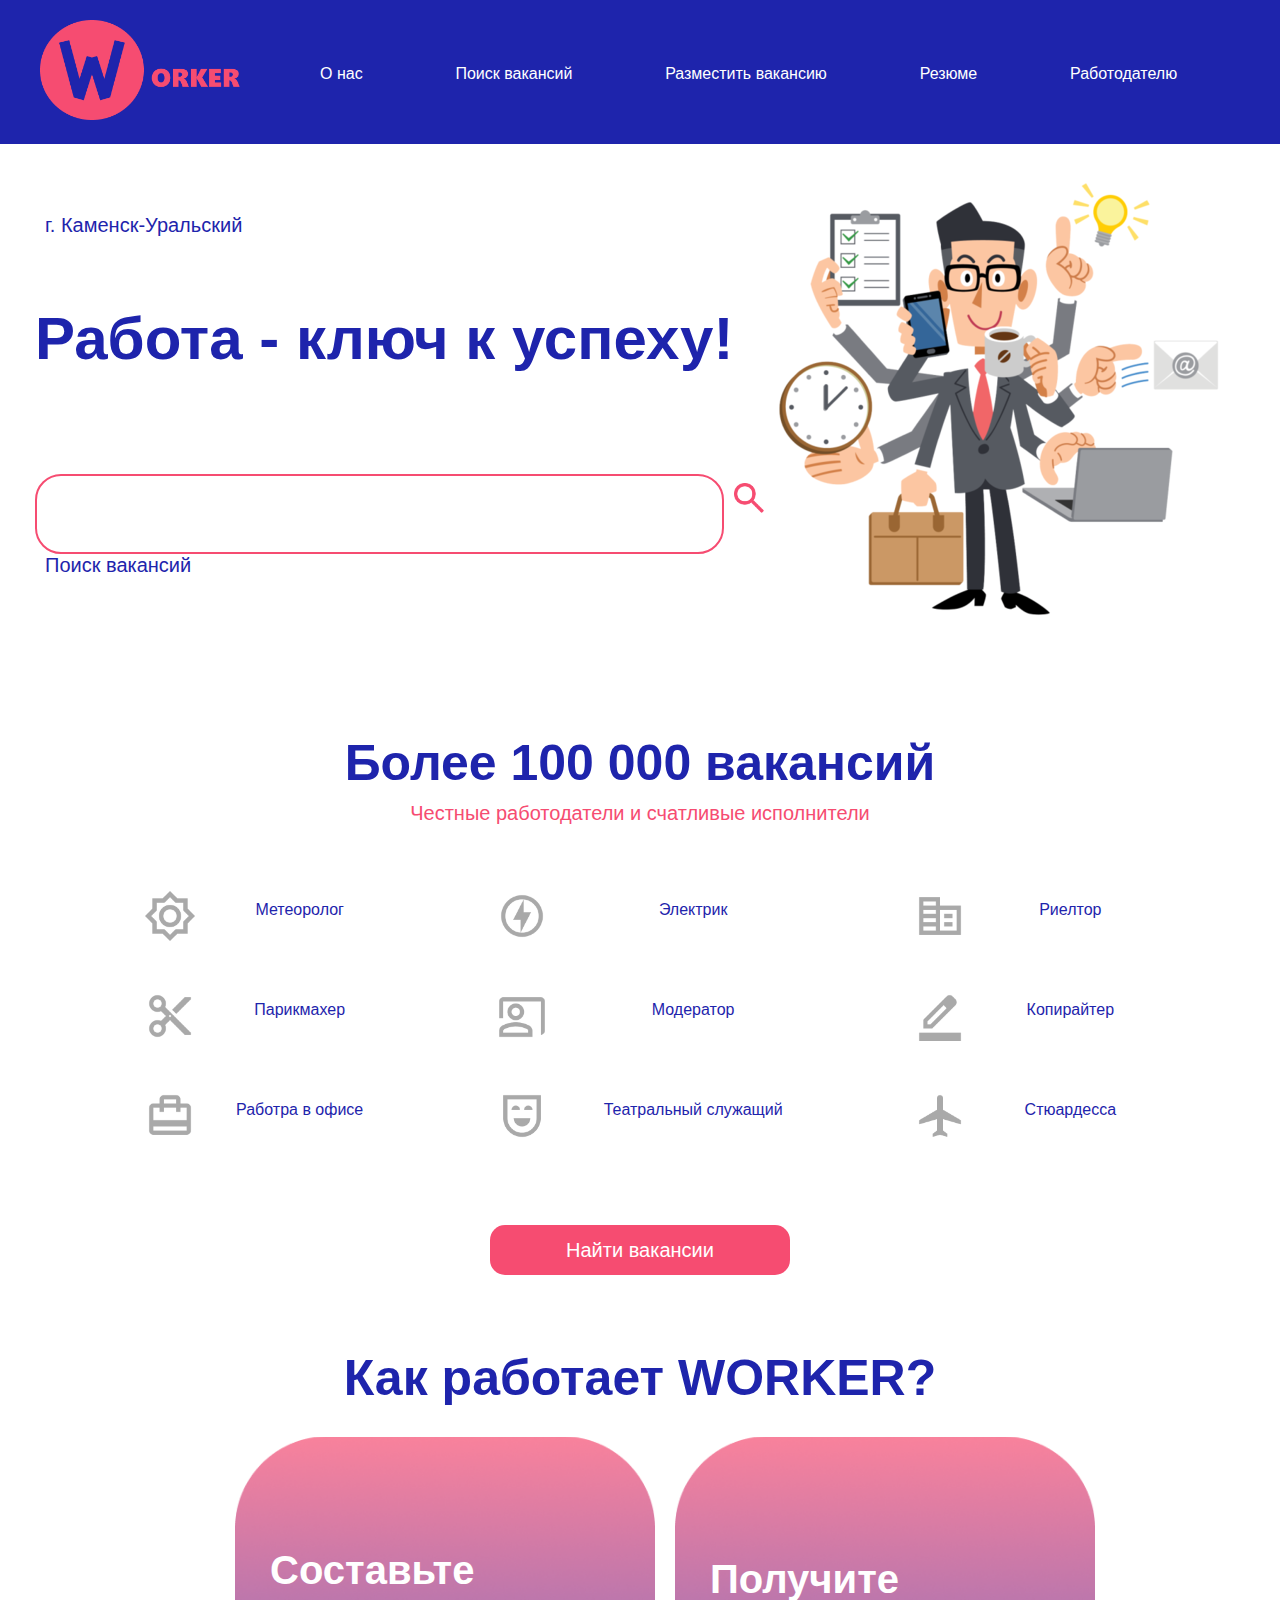
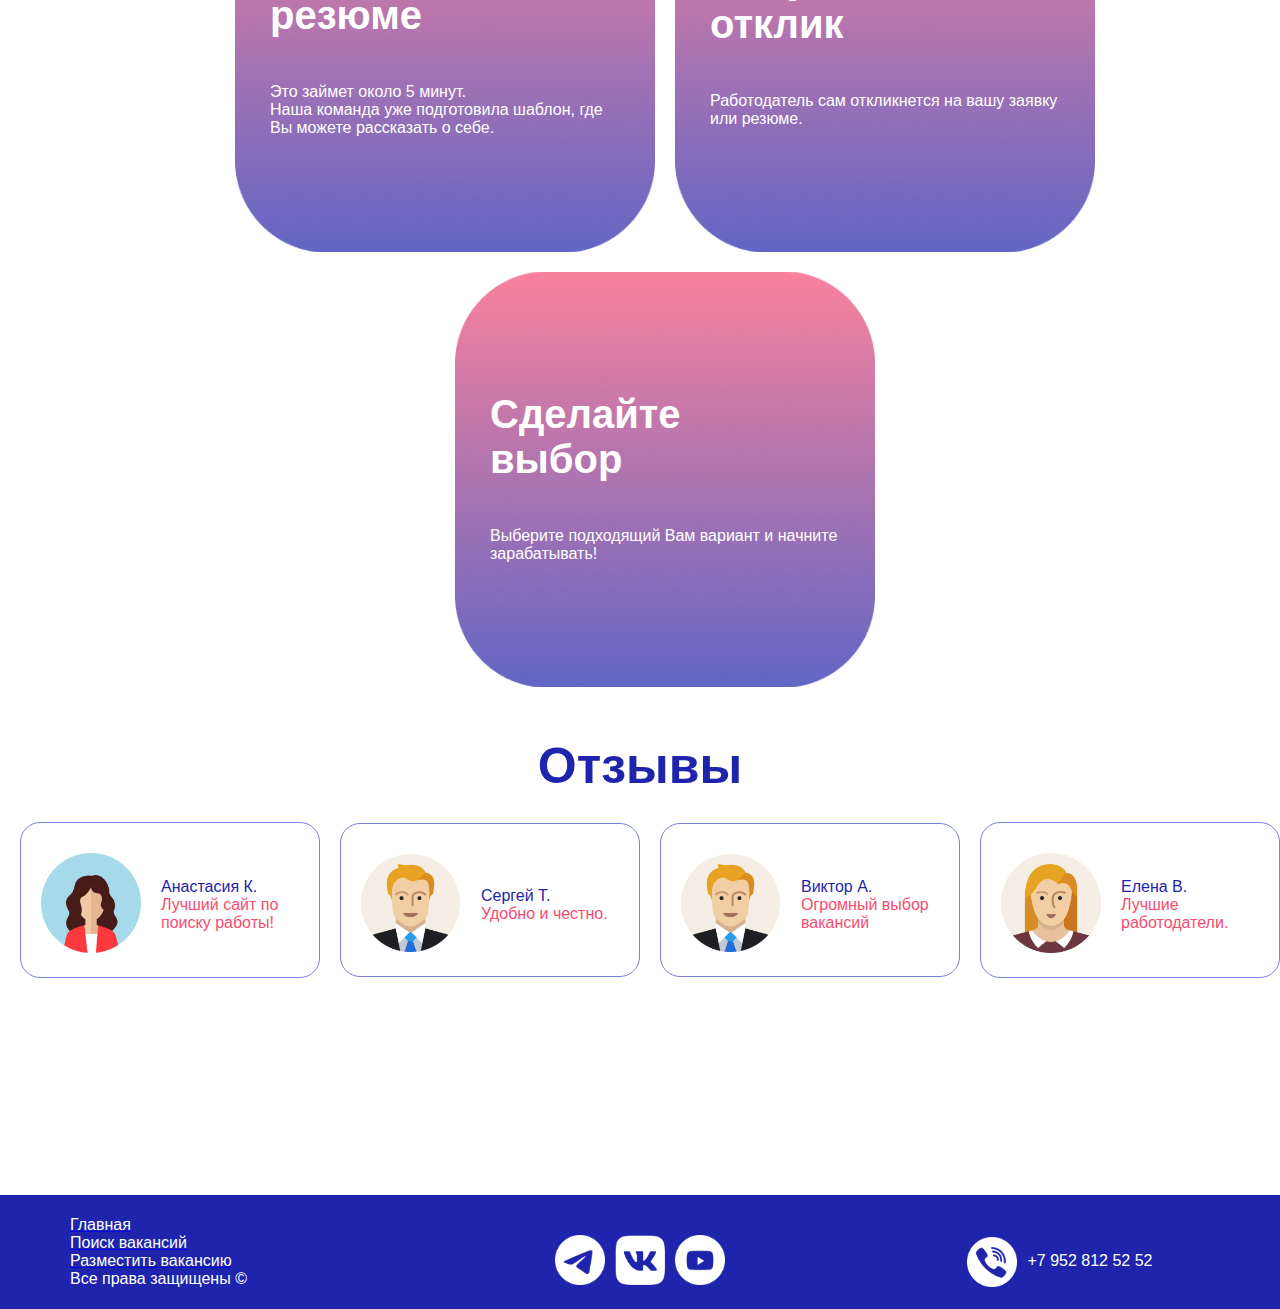
<file: worker/index.html>
<!DOCTYPE html>
<html lang="en">
  <head>
    <meta charset="UTF-8" />
    <meta name="viewport" content="width=device-width, initial-scale=1.0" />
    <meta name="viewport" content="width=device-width, initial-scale=1, shrink-to-fit=no">
    <title>Document</title>
    <link rel="stylesheet" href="styles/style.css" />

  </head>
  <body>
    <!--header-->
    <div class="container_header">
      <div class="header">
        <div id="logo">
          <a href="index.html"><img src="../worker/img/logo.png" /></a>
        </div>
        <label for="menu-toggle" class="menu-icon">&#9776;</label>
        <input type="checkbox" id="menu-toggle" />
        <div id="menu" class="menuLink">
          <a href="../worker/pages/about.html" style="text-decoration: none;"><p>О нас</p></a>
          <a href="../worker/pages/search.html" style="text-decoration: none;"><p>Поиск вакансий</p></a>
          <a href="../worker/pages/work.html" style="text-decoration: none;"><p>Разместить вакансию</p></a>
          <a href="../worker/pages/cv.html" style="text-decoration: none;"><p>Резюме</p></a>
          <a href="../worker/pages/forBoss.html" style="text-decoration: none;"><p>Работодателю</p></a>
        </div>
      </div>
    </div>
    

    <!--search-->
    <div class="container_search">
      <div class="search">
        <div id="left" >
          <p id="three">г. Каменск-Уральский</p>
          <br /><br />
          <p id="two">Работа - ключ к успеху!</p>
          <form action="" method="get">
            <div class="ser">
              <input name="s" type="search" /><button type="submit">
                <img src="../worker/img/search.png" />
              </button>
            </div>
            <p id="three">Поиск вакансий</p>
          </form>
        </div>
          <div class="myShow" >
  
            <div class="image fade">
            <img src="./img/index.png" >
            </div>
              
            <div class="image fade">
            <img src="./img/sl1.png">
            </div>
              
            <div class="image fade">
            <img src="./img/sl2.png" >
            </div>
          </div>
      </div>
    </div>
   
    <!--katalog-->
    <div class="container_katalog">
      <div class="katalog">
        <p id="one">Более 100 000 вакансий</p>
        <p id="two">Честные работодатели и счатливые исполнители</p>
        <br/><br/>
        <div id="profs">
          <div id="prof1">
            <img src="../worker/img/met.png" />
            <p>Метеоролог</p>
            <img src="../worker/img/cut.png" />
            <p>Парикмахер</p>
            <img src="../worker/img/work.png" />
            <p>Работра в офисе</p>
          </div>
          <div id="prof2">
            <img src="../worker/img/elec.png" />
            <p>Электрик</p>
            <img src="../worker/img/moder.png" />
            <p>Модератор</p>
            <img src="../worker/img/act.png" />
            <p>Театральный служащий</p>
          </div>
          <div id="prof3">
            <img src="../worker/img/riel.png" />
            <p>Риелтор</p>
            <img src="../worker/img/kop.png" />
            <p>Копирайтер</p>
            <img src="../worker/img/st.png" />
            <p>Стюардесса</p>
          </div>
        </div>
        <div class="buttonKat">
          <form action="../worker/pages/search.html" target="_blank">
            <br /><br /><br />
            <button>Найти вакансии</button>
          </form>
        </div>
      </div>
    </div>
      <br /><br /><br />
      <!-- work -->
    <div class="work_katalog">
      <div class="work">
        <div id="p">
          <p>Как работает WORKER?</p>
        </div>
        <div id="works">
          <div class="scale" id="w1">
            <h2>Составьте резюме</h2>
            <p>Это займет около 5 минут.</p>
            <p>
              Наша команда уже подготовила шаблон, где Вы можете рассказать о
              себе.
            </p>
            <div id="img"></div>
          </div>
          <div class="scale" id="w2">
            <h2>Получите отклик</h2>
            <p>Работодатель сам откликнется на вашу заявку или резюме.</p>
            <div id="img"></div>
          </div>
          <div class="scale" id="w3">
            <h2>Сделайте выбор</h2>
            <p>Выберите подходящий Вам вариант и начните зарабатывать!</p>
            <div id="img"></div>
          </div>
        </div>
      </div>
    </div>
   
    <!--reviews-->
    <div class="reviews">
      <div id="p">
        <p>Отзывы</p>
      </div>
      <div class="people">
        <div id="man1">
          <div id="imgUs">
            <img src="../worker/img/1us.png" />
          </div>
          <div id="txtUs">
            <p id="name">Анастасия К.</p>
            <p id="rev">Лучший сайт по поиску работы!</p>
          </div>
        </div>

        <div id="man2">
          <div id="imgUs">
            <img src="../worker/img/2us.png" />
          </div>
          <div id="txtUs">
            <p id="name">Сергей Т.</p>
            <p id="rev">Удобно и честно.</p>
          </div>
        </div>

        <div id="man3">
          <div id="imgUs">
            <img src="../worker/img/2us.png" />
          </div>
          <div id="txtUs">
            <p id="name">Виктор А.</p>
            <p id="rev">Огромный выбор вакансий</p>
          </div>
        </div>

        <div id="man4">
          <div id="imgUs">
            <img src="../worker/img/4us.png" />
          </div>
          <div id="txtUs">
            <p id="name">Елена В.</p>
            <p id="rev">Лучшие работодатели.</p>
          </div>
        </div>
      </div>
    </div>

    <!--footer-->
    <div class="container_footer">
    <div class="footer">
      <div class="str">
        <a href="../worker/index.html" id="footerLink"><p>Главная</p></a>
        <a href="../worker/pages/search.html" id="footerLink"
          ><p>Поиск вакансий</p></a
        >
        <a href="../worker/pages/work.html" id="footerLink"
          ><p>Разместить вакансию</p></a
        >
        <p>Все права защищены ©</p>
      </div>
      <div class="social">
        <a href="https://web.telegram.org/k/"
          ><img src="../worker/img/tg.png"
        /></a>
        <a href="https://vk.com/"><img src="../worker/img/vk.png" /></a>
        <a href="https://www.youtube.com/">
          <img src="../worker/img/ut.png"
        /></a>
      </div>
      <div class="tel">
        <img src="../worker/img/phone.png" />
        <p>+7 952 812 52 52</p>
      </div>
    </div>
  </div>
    <script src="script.js">
    </script>
  </body>
</html>
</file>
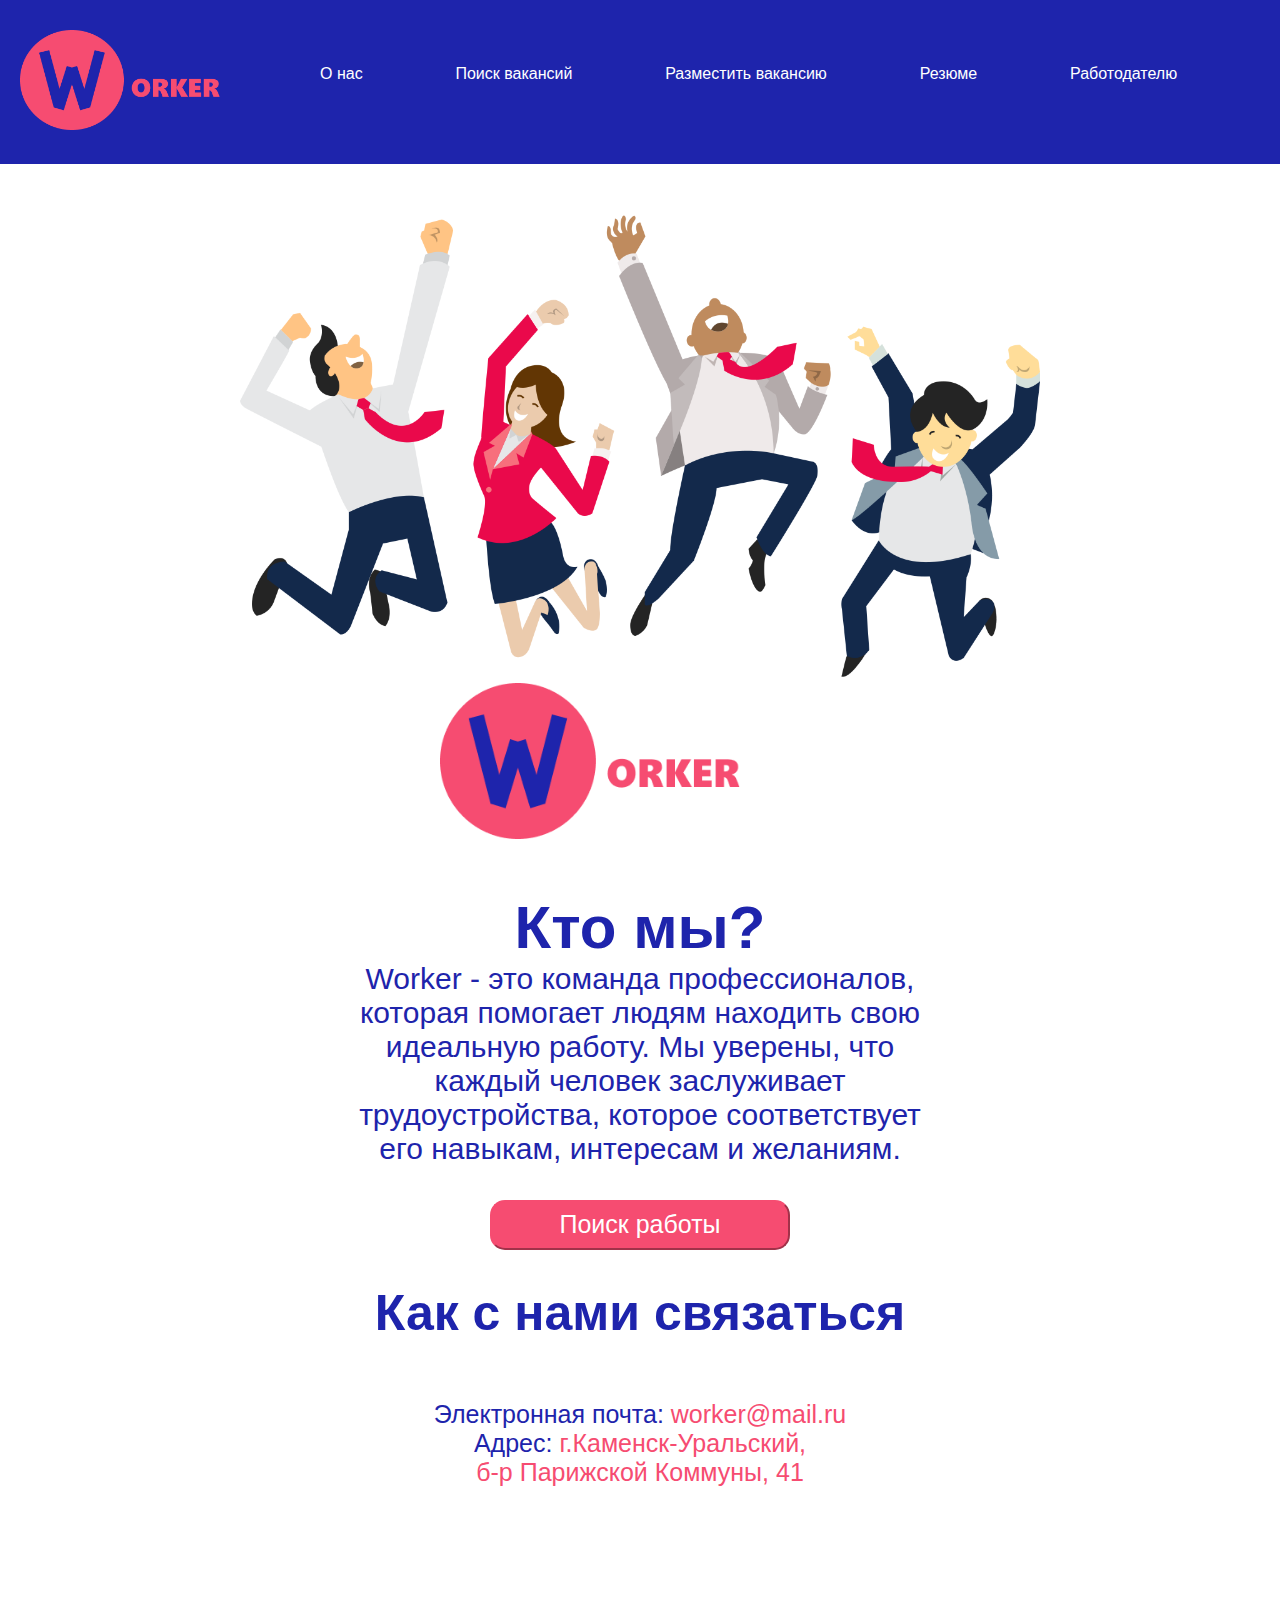
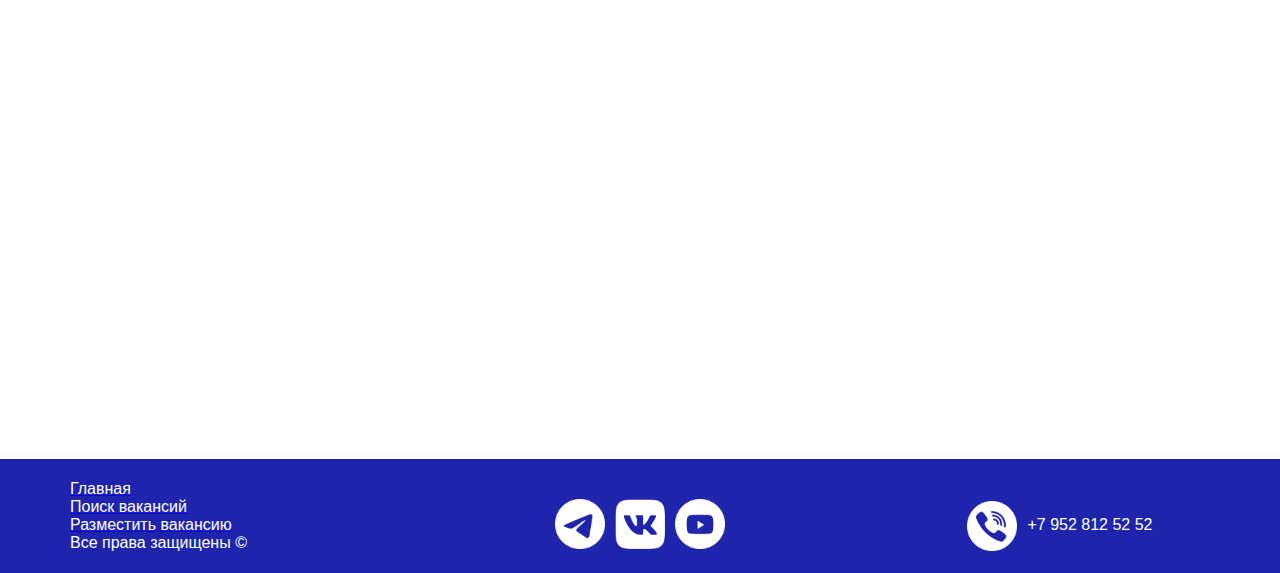
<file: worker/pages/about.html>
<!DOCTYPE html>
<html lang="en">
  <head>
    <meta charset="UTF-8" />
    <meta name="viewport" content="width=device-width, initial-scale=1.0" />
    <title>Document</title>
    <link rel="stylesheet" href="../styles/about.css" />
  </head>
  <body>
    <!--header-->
  <div class="container_header">
    <div class="header">
      <div id="logo">
        <a href="../index.html"><img src="../img/logo.png" /></a>
      </div>
      <label for="menu-toggle" class="menu-icon">&#9776;</label>
      <input type="checkbox" id="menu-toggle" />
      <div id="menu" class="menuLink">
        <a href="../pages/about.html" style="text-decoration: none;"><p>О нас</p></a>
        <a href="../pages/search.html" style="text-decoration: none;"><p>Поиск вакансий</p></a>
        <a href="../pages/work.html" style="text-decoration: none;"><p>Разместить вакансию</p></a>
        <a href="../pages/cv.html" style="text-decoration: none;"><p>Резюме</p></a>
        <a href="../pages/forBoss.html" style="text-decoration: none;"><p>Работодателю</p></a>
      </div>
    </div>
  </div>
    <!--images-->
    <div class="images">
      <div id="first">
        <img src="../img/aboutus.png" />
      </div>
      <div id="second">
        <img src="../img/logo.png" />
      </div>
    </div>
    <!--text-->
    <div class="text">
      <div id="txt">
        <h1>Кто мы?</h1>
        <p>Worker - это команда профессионалов,</p>
        <p>которая помогает людям находить свою</p>
        <p>идеальную работу. Мы уверены, что</p>
        <p>каждый человек заслуживает</p>
        <p>трудоустройства, которое соответствует</p>
        <p>его навыкам, интересам и желаниям.</p>
      </div>
      <div class="buttonKat">
        <form action="../pages/search.html" target="_blank">
          <br />
          <button>Поиск работы</button>
          <br><br>
        </form>
      </div>
    </div>
    <!--connection-->
    <div class="connect">
      <div id="txt">
        <h1>Как с нами связаться</h1><br><br>
        <p>Электронная почта: <span>worker@mail.ru</span></p>
        <p>Адрес: <span>г.Каменск-Уральский,</span></p>
        <p><span>б-р Парижской Коммуны, 41</span></p>
      </div>
      <br><br>
      <div id="map">
        <iframe src="https://www.google.com/maps/embed?pb=!1m18!1m12!1m3!1d2208.5269878369986!2d61.93871801292383!3d56.389736673215445!2m3!1f0!2f0!3f0!3m2!1i1024!2i768!4f13.1!3m3!1m2!1s0x43c6d974d2b55915%3A0x64d5ab8393f4b043!2z0LEt0YAg0J_QsNGA0LjQttGB0LrQvtC5INCa0L7QvNC80YPQvdGLLCA0MSwg0JrQsNC80LXQvdGB0Lot0KPRgNCw0LvRjNGB0LrQuNC5LCDQodCy0LXRgNC00LvQvtCy0YHQutCw0Y8g0L7QsdC7LiwgNjIzNDA4!5e0!3m2!1sru!2sru!4v1711523582120!5m2!1sru!2sru" width="600" height="450" style="border:0;" allowfullscreen="" loading="lazy" referrerpolicy="no-referrer-when-downgrade"></iframe>
      </div>
      <br><br>
    </div>
    <!--footer-->
    <div class="container_footer">
      <div class="footer">
        <div class="str">
          <a href="index.html" id="footerLink">
            <p>Главная</p>
          </a>
          <a href="search.html" id="footerLink">
            <p>Поиск вакансий</p>
          </a>
          <a href="work.html" id="footerLink">
            <p>Разместить вакансию</p>
          </a>
          <p>Все права защищены ©</p>
        </div>
        <div class="social">
          <a href="https://web.telegram.org/k/"><img src="../img/tg.png" /></a>
          <a href="https://vk.com/"><img src="../img/vk.png" /></a>
          <a href="https://www.youtube.com/"> <img src="../img/ut.png" /></a>
        </div>
        <div class="tel">
          <img src="../img/phone.png" />
          <p>+7 952 812 52 52</p>
    
        </div>
      </div>
    </div>
  </body>
</html>
</file>
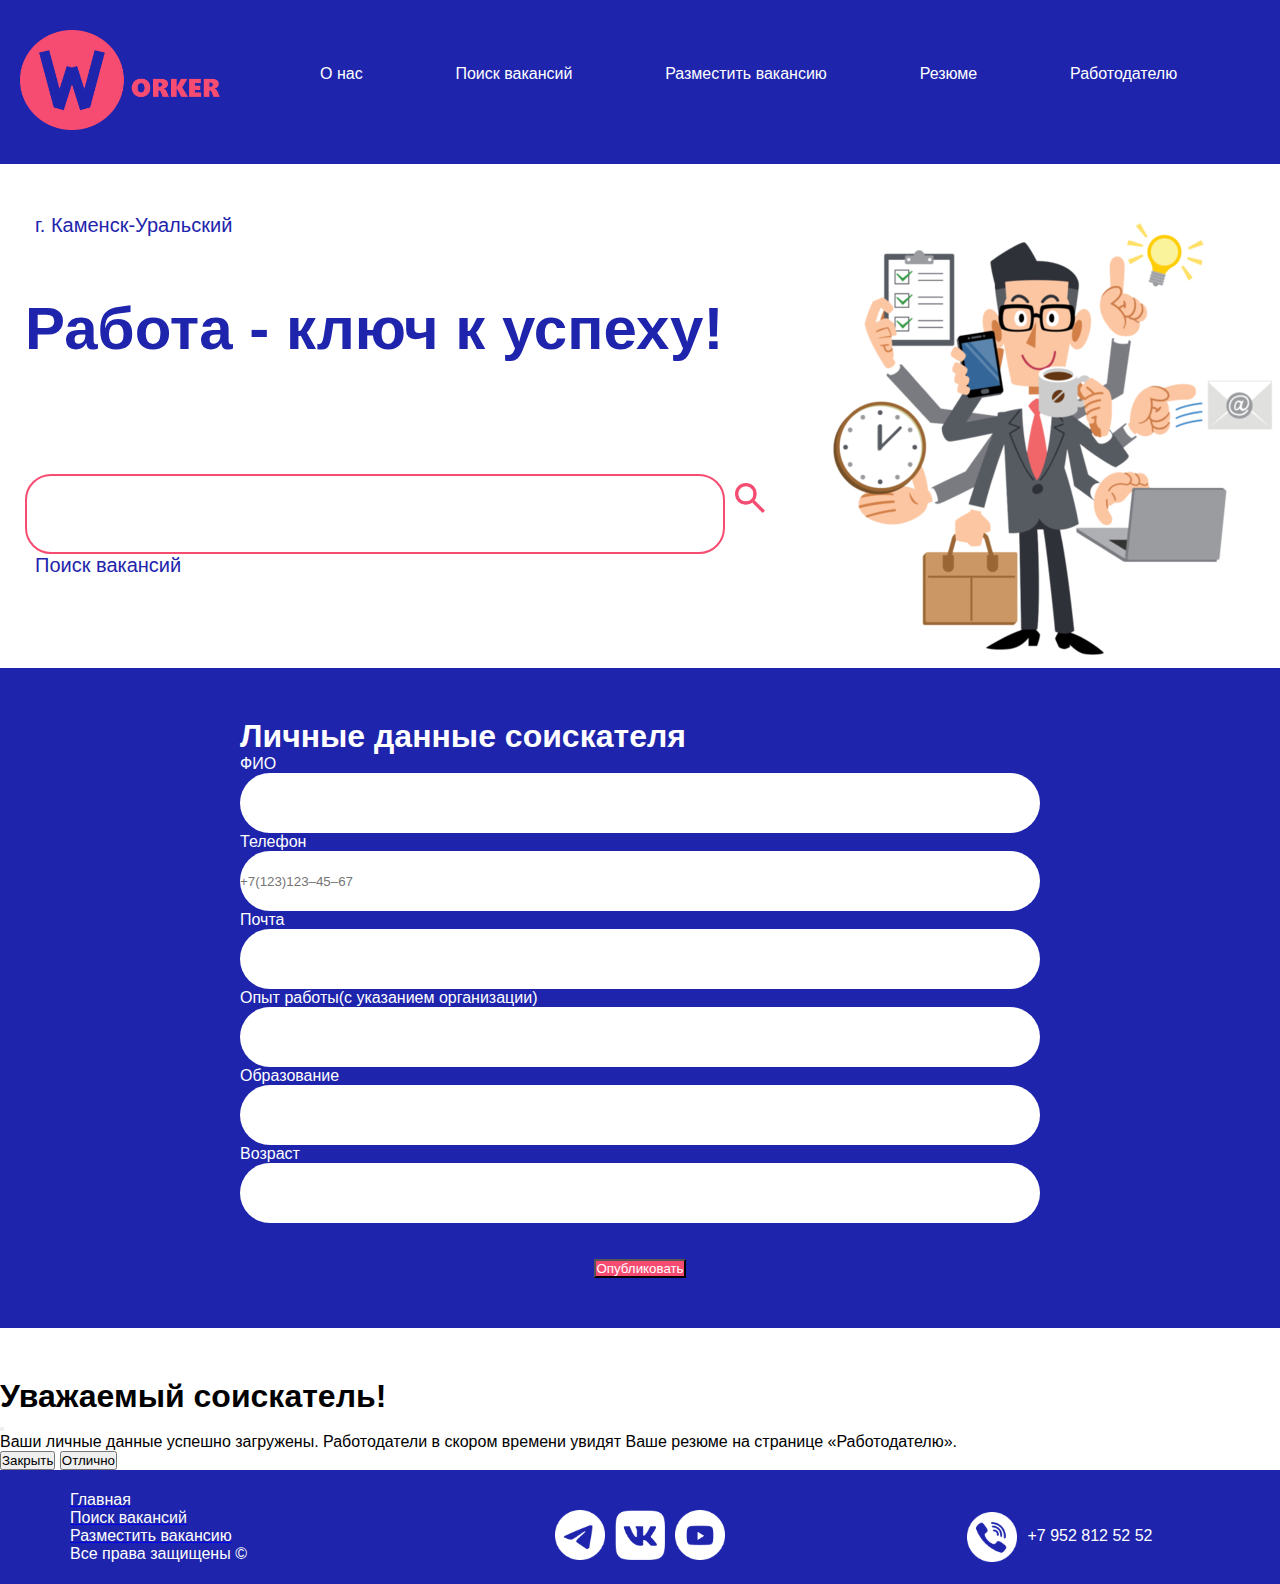
<file: worker/pages/cv.html>
<!DOCTYPE html>
<html lang="en">

<head>
  <meta charset="UTF-8" />
  <meta name="viewport" content="width=device-width, initial-scale=1.0" />
  <title>Document</title>
  <link href="https://cdn.jsdelivr.net/npm/bootstrap@5.0.2/dist/css/bootstrap.min.css" rel="stylesheet"
    integrity="sha384-EVSTQN3/azprG1Anm3QDgpJLIm9Nao0Yz1ztcQTwFspd3yD65VohhpuuCOmLASjC" crossorigin="anonymous">
  <link rel="stylesheet" href="../styles/work.css" />
</head>

<body>
 <!--header-->
 <div class="container_header">
  <div class="header">
    <div id="logo">
      <a href="../index.html"><img src="../img/logo.png" /></a>
    </div>
    <label for="menu-toggle" class="menu-icon">&#9776;</label>
    <input type="checkbox" id="menu-toggle" />
    <div id="menu" class="menuLink">
      <a href="../pages/about.html" style="text-decoration: none;"><p>О нас</p></a>
      <a href="../pages/search.html" style="text-decoration: none;"><p>Поиск вакансий</p></a>
      <a href="../pages/work.html" style="text-decoration: none;"><p>Разместить вакансию</p></a>
      <a href="../pages/cv.html" style="text-decoration: none;"><p>Резюме</p></a>
      <a href="../pages/forBoss.html" style="text-decoration: none;"><p>Работодателю</p></a>
    </div>
  </div>
</div>
  <!--search-->
  <div class="search">
    <div id="left">
      <p id="one">г. Каменск-Уральский</p>
      <br /><br />
      <p id="two">Работа - ключ к успеху!</p>

      <form action="" method="get">
        <div class="ser">
          <input name="s" type="search" /><button type="submit">
            <img src="../img/search.png" />
          </button>
        </div>
        <p id="three">Поиск вакансий</p>
      </form>
    </div>
    <div id="right">
      <div id="img">
        <img src="../img/index.png" />
      </div>
    </div>
  </div>
  </div>
  <!--forms-->
  <form id="myForm">
    <div class="forms" >
      <h1>Личные данные соискателя</h1>
      <p>ФИО</p>
      <input type="text" id="text" name="text" required>
      <p>Телефон</p>
      <input type="phone" id="number" name="phonenumber" placeholder="+7(123)123‒45‒67" required>
      <p>Почта</p>
      <input type="email" id="mail" name="usermail" required>
      <p>Опыт работы(с указанием организации)</p>
      <input type="text" id="op" name="op" required>
      <p>Образование</p>
      <input type="text" id="study" name="study" required>
      <p>Возраст</p>
      <input type="number" id="age" name="age" required>
      
      
      <br><br>
    </div>
    <div class="but" id="sub">
      <button type="submit" style='background-color:#f64c71; color:#ffffff;' class="btn btn-primary"
        data-bs-target="#exampleModal">
        Опубликовать
      </button>
    </div>
  </form>
  <!--Модальное окно-->
  <div class="modal fade" id="exampleModal" tabindex="-1" aria-labelledby="exampleModalLabel" aria-hidden="true">
    <div class="modal-dialog">
      <div class="modal-content">
        <div class="modal-header">
          <h1 class="modal-title fs-5" id="exampleModalLabel">Уважаемый соискатель!</h1>
          <button type="button" class="btn-close" data-bs-dismiss="modal" aria-label="Закрыть"></button>
        </div>
        <div class="modal-body">
          Ваши личные данные успешно загружены. Работодатели в скором времени увидят Ваше резюме на странице
          «Работодателю».
        </div>
        <div class="modal-footer">
          <button type="button" class="btn btn-secondary" data-bs-dismiss="modal">Закрыть</button>
          <button type="button" class="btn btn-primary">Отлично</button>
        </div>
      </div>
    </div>
  </div>
  <!--footer-->
  <div class="container_footer">
    <div class="footer">
      <div class="str">
        <a href="index.html" id="footerLink">
          <p>Главная</p>
        </a>
        <a href="search.html" id="footerLink">
          <p>Поиск вакансий</p>
        </a>
        <a href="work.html" id="footerLink">
          <p>Разместить вакансию</p>
        </a>
        <p>Все права защищены ©</p>
      </div>
      <div class="social">
        <a href="https://web.telegram.org/k/"><img src="../img/tg.png" /></a>
        <a href="https://vk.com/"><img src="../img/vk.png" /></a>
        <a href="https://www.youtube.com/"> <img src="../img/ut.png" /></a>
      </div>
      <div class="tel">
        <img src="../img/phone.png" />
        <p>+7 952 812 52 52</p>
  
      </div>
    </div>
  </div>
  <script src="https://code.jquery.com/jquery-3.2.1.slim.min.js"
    integrity="sha384-KJ3o2DKtIkvYIK3UENzmM7KCkRr/rE9/Qpg6aAZGJwFDMVNA/GpGFF93hXpG5KkN"
    crossorigin="anonymous"></script>
  <script src="https://cdnjs.cloudflare.com/ajax/libs/popper.js/1.12.9/umd/popper.min.js"
    integrity="sha384-ApNbgh9B+Y1QKtv3Rn7W3mgPxhU9K/ScQsAP7hUibX39j7fakFPskvXusvfa0b4Q"
    crossorigin="anonymous"></script>
  <script src="https://cdn.jsdelivr.net/npm/bootstrap@5.0.2/dist/js/bootstrap.bundle.min.js"
    integrity="sha384-MrcW6ZMFYlzcLA8Nl+NtUVF0sA7MsXsP1UyJoMp4YLEuNSfAP+JcXn/tWtIaxVXM"
    crossorigin="anonymous"></script>
    <script >
      document.getElementById("myForm").addEventListener("submit", function(event) {
    event.preventDefault();
    let form = document.getElementById("myForm");
    let study=form.elements['study'].value;
    let op = form.elements["op"].value;
    let text = form.elements["text"].value;
    let age = form.elements["age"].value;
    let number = form.elements["phonenumber"].value;
    let mail = form.elements["usermail"].value;

    if (study === "" || op === "" || text === "" || age === "" || number === "" || mail === "") {
        alert("Пожалуйста, заполните все поля формы.");
    } else {
        let modal = new bootstrap.Modal(document.getElementById('exampleModal'), {
            keyboard: false
        });
        modal.show();
    }
});
    </script>
</body>

</html>
</file>
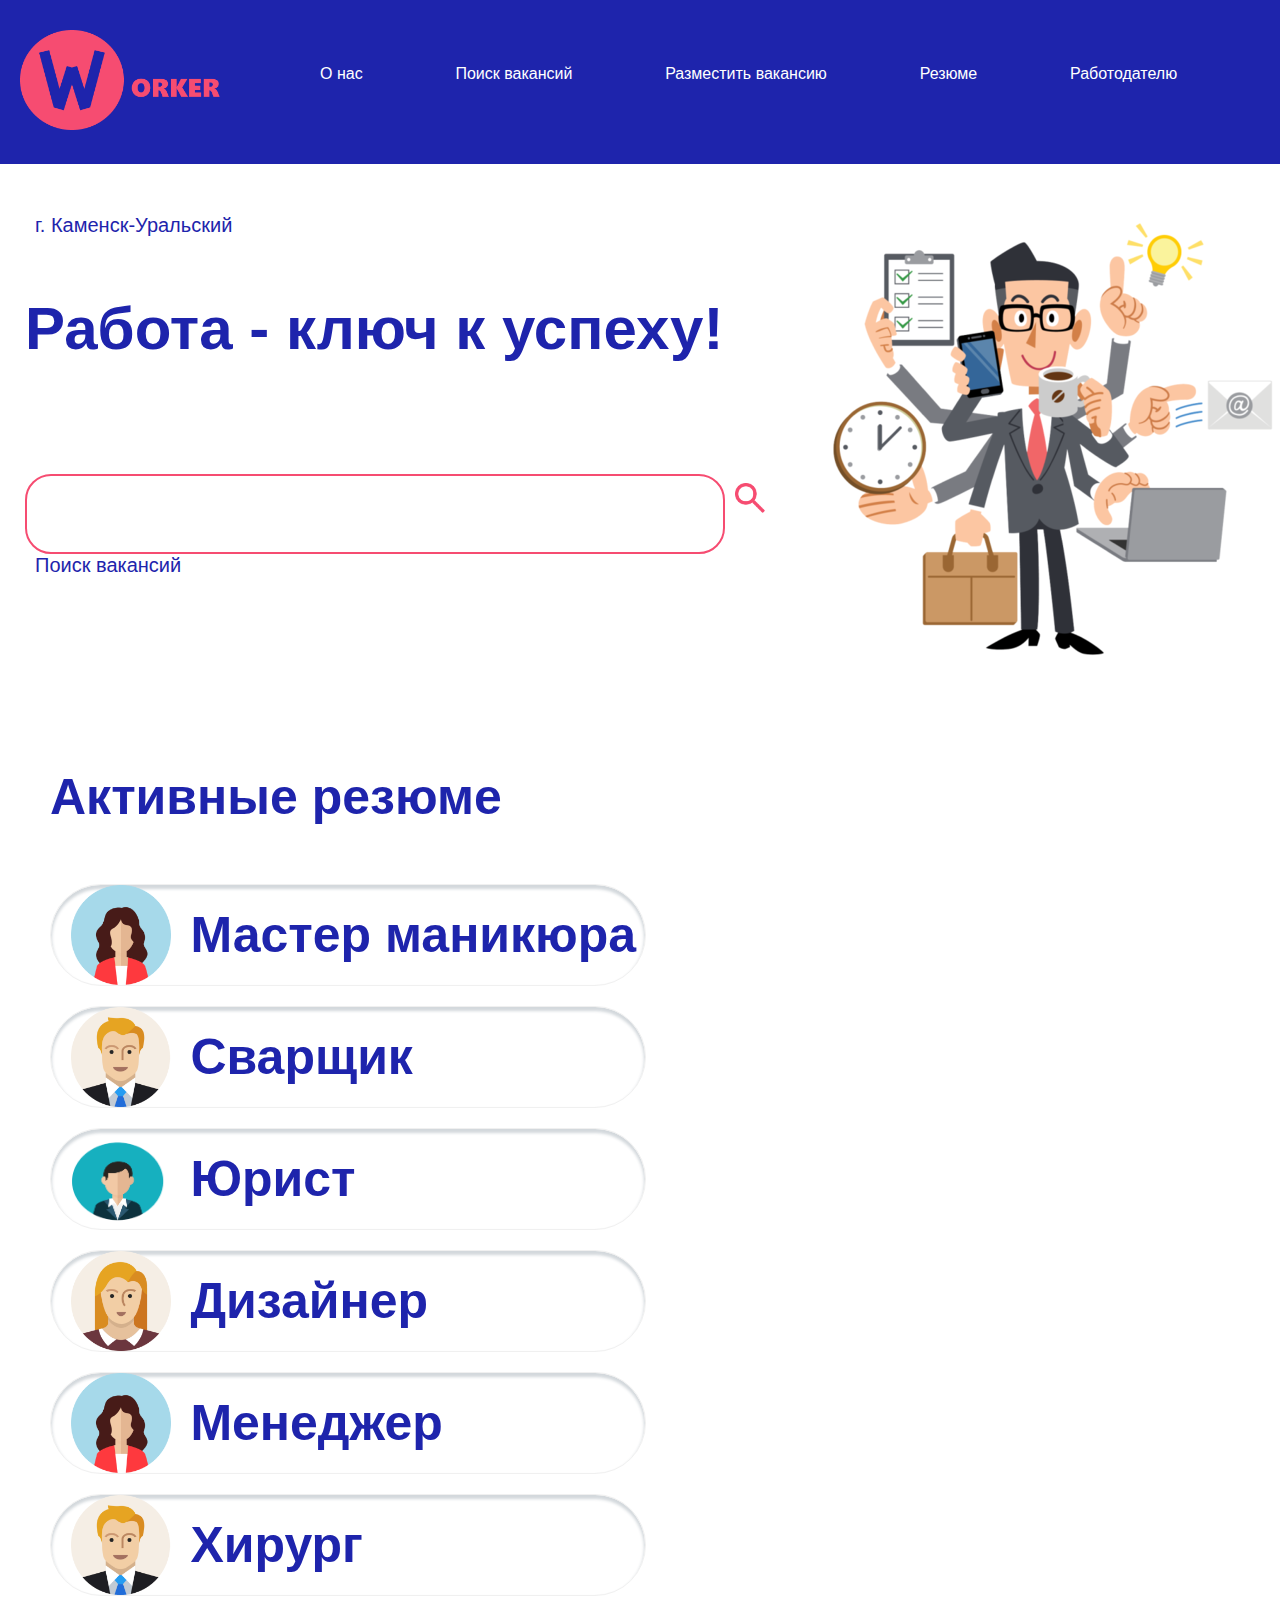
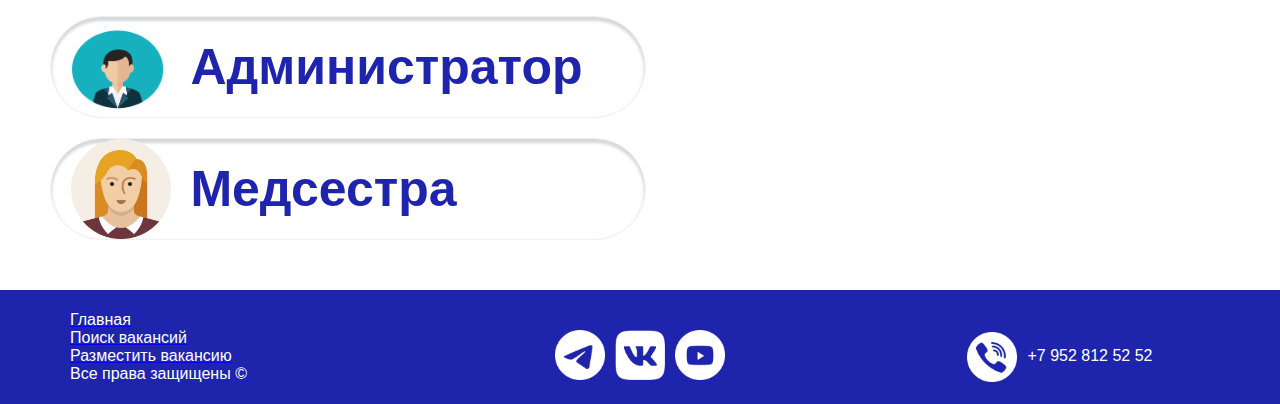
<file: worker/pages/forBoss.html>
<!DOCTYPE html>
<html lang="en">

<head>
    <meta charset="UTF-8" />
    <meta name="viewport" content="width=device-width, initial-scale=1.0" />
    <title>Document</title>
    <link href="https://cdn.jsdelivr.net/npm/bootstrap@5.0.2/dist/css/bootstrap.min.css" rel="stylesheet"
        integrity="sha384-EVSTQN3/azprG1Anm3QDgpJLIm9Nao0Yz1ztcQTwFspd3yD65VohhpuuCOmLASjC" crossorigin="anonymous">
    <link rel="stylesheet" href="../styles/forBoss.css" />
</head>

<body>
    <!--header-->
  <div class="container_header">
    <div class="header">
      <div id="logo">
        <a href="../index.html"><img src="../img/logo.png" /></a>
      </div>
      <label for="menu-toggle" class="menu-icon">&#9776;</label>
      <input type="checkbox" id="menu-toggle" />
      <div id="menu" class="menuLink">
        <a href="../pages/about.html" style="text-decoration: none;"><p>О нас</p></a>
        <a href="../pages/search.html" style="text-decoration: none;"><p>Поиск вакансий</p></a>
        <a href="../pages/work.html" style="text-decoration: none;"><p>Разместить вакансию</p></a>
        <a href="../pages/cv.html" style="text-decoration: none;"><p>Резюме</p></a>
        <a href="../pages/forBoss.html" style="text-decoration: none;"><p>Работодателю</p></a>
      </div>
    </div>
  </div>
    <!--search-->
    <div class="search">
        <div id="left">
            <p id="one">г. Каменск-Уральский</p>
            <br /><br />
            <p id="two">Работа - ключ к успеху!</p>

            <form action="" method="get">
                <div class="ser">
                    <input name="s" type="search" /><button type="submit">
                        <img src="../img/search.png" />
                    </button>
                </div>
                <p id="three">Поиск вакансий</p>
            </form>
        </div>
        <div id="right">
            <div id="img">
                <img src="../img/index.png" />
            </div>
        </div>
    </div>
    <!--professions-->
    <div class="profs">

        <!--vacancies-->
        <div class="vacancies">
            <h1>Активные резюме</h1><br>
            <div class="vac">
                <img src="../img/1us.png">
                <details>
                    <summary>
                        <h1>Мастер маникюра</h1>
                    </summary>
                    <p>
                        <strong>Имя:</strong> Мария Иванова<br>
                        <strong> Стаж:</strong> 5 лет<br>
                        <strong>Образование:</strong> Среднее<br>
                        <strong> Специализация: </strong>маникюр, педикюр, гель-лак, акварельный маникюр, дизайн
                        ногтей<br>

                        <strong> Краткая информация:</strong>
                        Я являюсь опытным мастером маникюра со стажем 5 лет, специализирующимся на создании красивых и
                        долговечных маникюров, педикюров и дизайна ногтей. Училась в КУТТС и продолжает свое
                        образование,чтобы оставаться в курсе последних тенденций и методов в области красоты и ухода за
                        руками и ногами.

                        Обладаю навыками работы с различными видами лака, такими как гель-лак, акварельный маникюр и
                        традиционные лаки. <br>
                        <strong>Телефон:</strong> 8(800)555-35-35<br>
                        <strong>Электронная почта:</strong> rabota@rabota.ru<br>
                    </p>
                </details>
            </div>

            <div class="vac">
                <img src="../img/2us.png">
                <details>
                    <summary>
                        <h1>Сварщик</h1>
                    </summary>
                    <p>
                        <strong>Имя:</strong> Петр Петров<br>
                        <strong> Стаж:</strong> 8 лет<br>
                        <strong>Образование:</strong> Среднее<br>
                        <strong> Специализация: </strong>метеоролог<br>
                        <strong> Краткая информация:</strong>
                        Опытный метеоролог с более чем 5 годами опыта в прогнозировании погоды и изучении климата.
                        Владею
                        различными инструментами и методами анализа метеорологических данных. Опыт работы с
                        метеорологическими станциями и программным обеспечением для анализа погоды. Глубокие знания в
                        области метеорологии, климатологии и атмосферных явлений. Готов обучаться и развиваться в данной
                        сфере. Умею работать в команде и быстро принимать решения в экстренных ситуациях.<br>
                        <strong>Телефон:</strong> 8(800)555-35-35<br>
                        <strong>Электронная почта:</strong> rabota@rabota.ru<br>
                    </p>
                </details>
            </div>

            <div class="vac">
                <img src="../img/3us.png">
                <details>
                    <summary>
                        <h1>Юрист</h1>
                    </summary>
                    <p>
                        <strong>Имя:</strong> Александр Александров<br>
                        <strong> Стаж:</strong> 6 лет<br>
                        <strong>Образование:</strong> Высшее<br>
                        <strong> Специализация: </strong>юридические услуги, корпоративное право, недвижимость<br>

                        <strong> Краткая информация:</strong>
                        Опытный юрист с более чем 5 летним стажем в области юридических услуг, специализирующийся на
                        корпоративном праве и недвижимости. За время работы успешно оформил исковые заявления, заключил
                        договоры купли-продажи недвижимости, представлял клиентов в суде. Обладаю глубокими знаниями в
                        области гражданского, административного и налогового права. Готов к выполнению сложных задач и
                        обеспечиванию качественной и профессиональной юридической помощи. <br>
                        <strong>Телефон:</strong> 8(800)555-35-35<br>
                        <strong>Электронная почта:</strong> rabota@rabota.ru<br>
                    </p>
            </div>

            <div class="vac">
                <img src="../img/4us.png">
                <details>
                    <summary>
                        <h1>Дизайнер</h1>
                    </summary>
                    <p>
                        <strong>Имя:</strong>Елена Кейдлина<br>
                        <strong> Стаж:</strong> 3 года<br>
                        <strong>Образование:</strong> Среднее<br>
                        <strong> Специализация: </strong>веб-дизайн<br>

                        <strong> Краткая информация:</strong>
                        Опытный веб-дизайнер с более чем пятилетним опытом работы в сфере создания пользовательских
                        интерфейсов и веб-приложений. Креативный и инновационный профессионал, способный предложить
                        уникальные и эффективные дизайн-решения, учитывая требования заказчика и последние тенденции в
                        индустрии. Владею навыками работы с программами Adobe Creative Suite, знанием HTML, CSS и
                        JavaScript. Готов к новым проектам и сотрудничеству с креативными командами. <br>
                        <strong>Телефон:</strong> 8(800)555-35-35<br>
                        <strong>Электронная почта:</strong> rabota@rabota.ru<br>
                    </p>
                </details>
            </div>

            <div class="vac">
                <img src="../img/1us.png">
                <details>
                    <summary>
                        <h1>Менеджер</h1>
                    </summary>
                    <p>
                        <strong>Имя:</strong> Сахая Цой<br>
                        <strong> Стаж:</strong> 5 лет<br>
                        <strong>Образование:</strong> Высшее<br>
                        <strong> Специализация: </strong>менеджер по продажам<br>

                        <strong> Краткая информация:</strong>
                        пытный менеджер с успешным опытом в области продаж и управления клиентскими отношениями.
                        Профессиональные навыки в разработке стратегий по увеличению объемов продаж, привлечению новых
                        клиентов и удержанию существующей клиентской базы. Сильные коммуникативные и организационные
                        способности, ориентированные на достижение поставленных целей и результатов. Высокая
                        эффективность в
                        работе в условиях динамичной и конкурентной среды. <br>
                        <strong>Телефон:</strong> 8(800)555-35-35<br>
                        <strong>Электронная почта:</strong> rabota@rabota.ru<br>
                    </p>
                </details>
            </div>

            <div class="vac">
                <img src="../img/2us.png">
                <details>
                    <summary>
                        <h1>Хирург</h1>
                    </summary>
                    <p>
                        <strong>Имя:</strong>Сергей Астафьев<br>
                        <strong> Стаж:</strong> 5 лет<br>
                        <strong>Образование:</strong> Среднее<br>
                        <strong> Специализация: </strong>хирургия общего профиля<br>

                        <strong> Краткая информация:</strong>
                        Обладаю богатым опытом в области хирургии общего профиля, осуществляя широкий спектр операций.
                        Имею
                        профессиональные навыки в проведении операций на органах брюшной полости, грудной клетки,
                        пищеварительной системы и других областях. Владею современными методами хирургического лечения и
                        обеспечивает качественную медицинскую помощь пациентам. Обладаю высокой ответственностью,
                        профессионализмом и чувством сострадания к своим пациентам. <br>
                        <strong>Телефон:</strong> 8(800)555-35-35<br>
                        <strong>Электронная почта:</strong> rabota@rabota.ru<br>
                    </p>
                </details>
            </div>

            <div class="vac">
                <img src="../img/3us.png">
                <details>
                    <summary>
                        <h1>Администратор</h1>
                    </summary>
                    <p>
                        <strong>Имя:</strong> Евгений Долин<br>
                        <strong> Стаж:</strong> 2 года<br>
                        <strong>Образование:</strong> Среднее<br>
                        <strong> Специализация: </strong>администратор<br>

                        <strong> Краткая информация:</strong>
                        Профессиональный администратор с опытом работы в офисной среде. Занимался организацией рабочего
                        пространства, обеспечением эффективного функционирования офиса, приемом и направлением входящих
                        звонков, работой с электронной почтой, а также поддержкой административных процессов. Отличаюсь
                        высоким уровнем организованности, внимательностью к деталям и хорошими коммуникативными
                        навыками.
                        Готов к новым вызовам и обладаю способностью эффективно управлять рабочими процессами.<br>
                        <strong>Телефон:</strong> 8(800)555-35-35<br>
                        <strong>Электронная почта:</strong> rabota@rabota.ru<br>
                    </p>
                </details>
            </div>


            <div class="vac">
                <img src="../img/4us.png">
                <details>
                    <summary>
                        <h1>Медсестра</h1>
                    </summary>
                    <p>
                        <strong>Имя:</strong> Мария Иванова<br>
                        <strong> Стаж:</strong> 5 лет<br>
                        <strong>Образование:</strong> Среднее<br>
                        <strong> Специализация: </strong>медицинская сестра<br>

                        <strong> Краткая информация:</strong>
                        Профессиональная медицинская сестра с более чем 5-летним опытом работы в различных отделениях
                        больницы. Опыт работы в оказании первичной помощи, уходе за пациентами и выполнении медицинских
                        процедур. Владение основными навыками медицинской документации, умение работать в команде и
                        быстро
                        реагировать на изменения состояния пациентов. Целеустремленная, ответственная и заботливая
                        специалистка, готовая к профессиональному росту и новым вызовам в области здравоохранения.<br>
                        <strong>Телефон:</strong> 8(800)555-35-35<br>
                        <strong>Электронная почта:</strong> rabota@rabota.ru<br>
                    </p>
                </details>
            </div>
        </div>

    </div>
    <!--footer-->
    <div class="container_footer">
        <div class="footer">
          <div class="str">
            <a href="index.html" id="footerLink">
              <p>Главная</p>
            </a>
            <a href="search.html" id="footerLink">
              <p>Поиск вакансий</p>
            </a>
            <a href="work.html" id="footerLink">
              <p>Разместить вакансию</p>
            </a>
            <p>Все права защищены ©</p>
          </div>
          <div class="social">
            <a href="https://web.telegram.org/k/"><img src="../img/tg.png" /></a>
            <a href="https://vk.com/"><img src="../img/vk.png" /></a>
            <a href="https://www.youtube.com/"> <img src="../img/ut.png" /></a>
          </div>
          <div class="tel">
            <img src="../img/phone.png" />
            <p>+7 952 812 52 52</p>
      
          </div>
        </div>
      </div>
    <script src="https://code.jquery.com/jquery-3.2.1.slim.min.js"
        integrity="sha384-KJ3o2DKtIkvYIK3UENzmM7KCkRr/rE9/Qpg6aAZGJwFDMVNA/GpGFF93hXpG5KkN"
        crossorigin="anonymous"></script>
    <script src="https://cdnjs.cloudflare.com/ajax/libs/popper.js/1.12.9/umd/popper.min.js"
        integrity="sha384-ApNbgh9B+Y1QKtv3Rn7W3mgPxhU9K/ScQsAP7hUibX39j7fakFPskvXusvfa0b4Q"
        crossorigin="anonymous"></script>
    <script src="https://cdn.jsdelivr.net/npm/bootstrap@5.0.2/dist/js/bootstrap.bundle.min.js"
        integrity="sha384-MrcW6ZMFYlzcLA8Nl+NtUVF0sA7MsXsP1UyJoMp4YLEuNSfAP+JcXn/tWtIaxVXM"
        crossorigin="anonymous"></script>
</body>

</html>
</file>
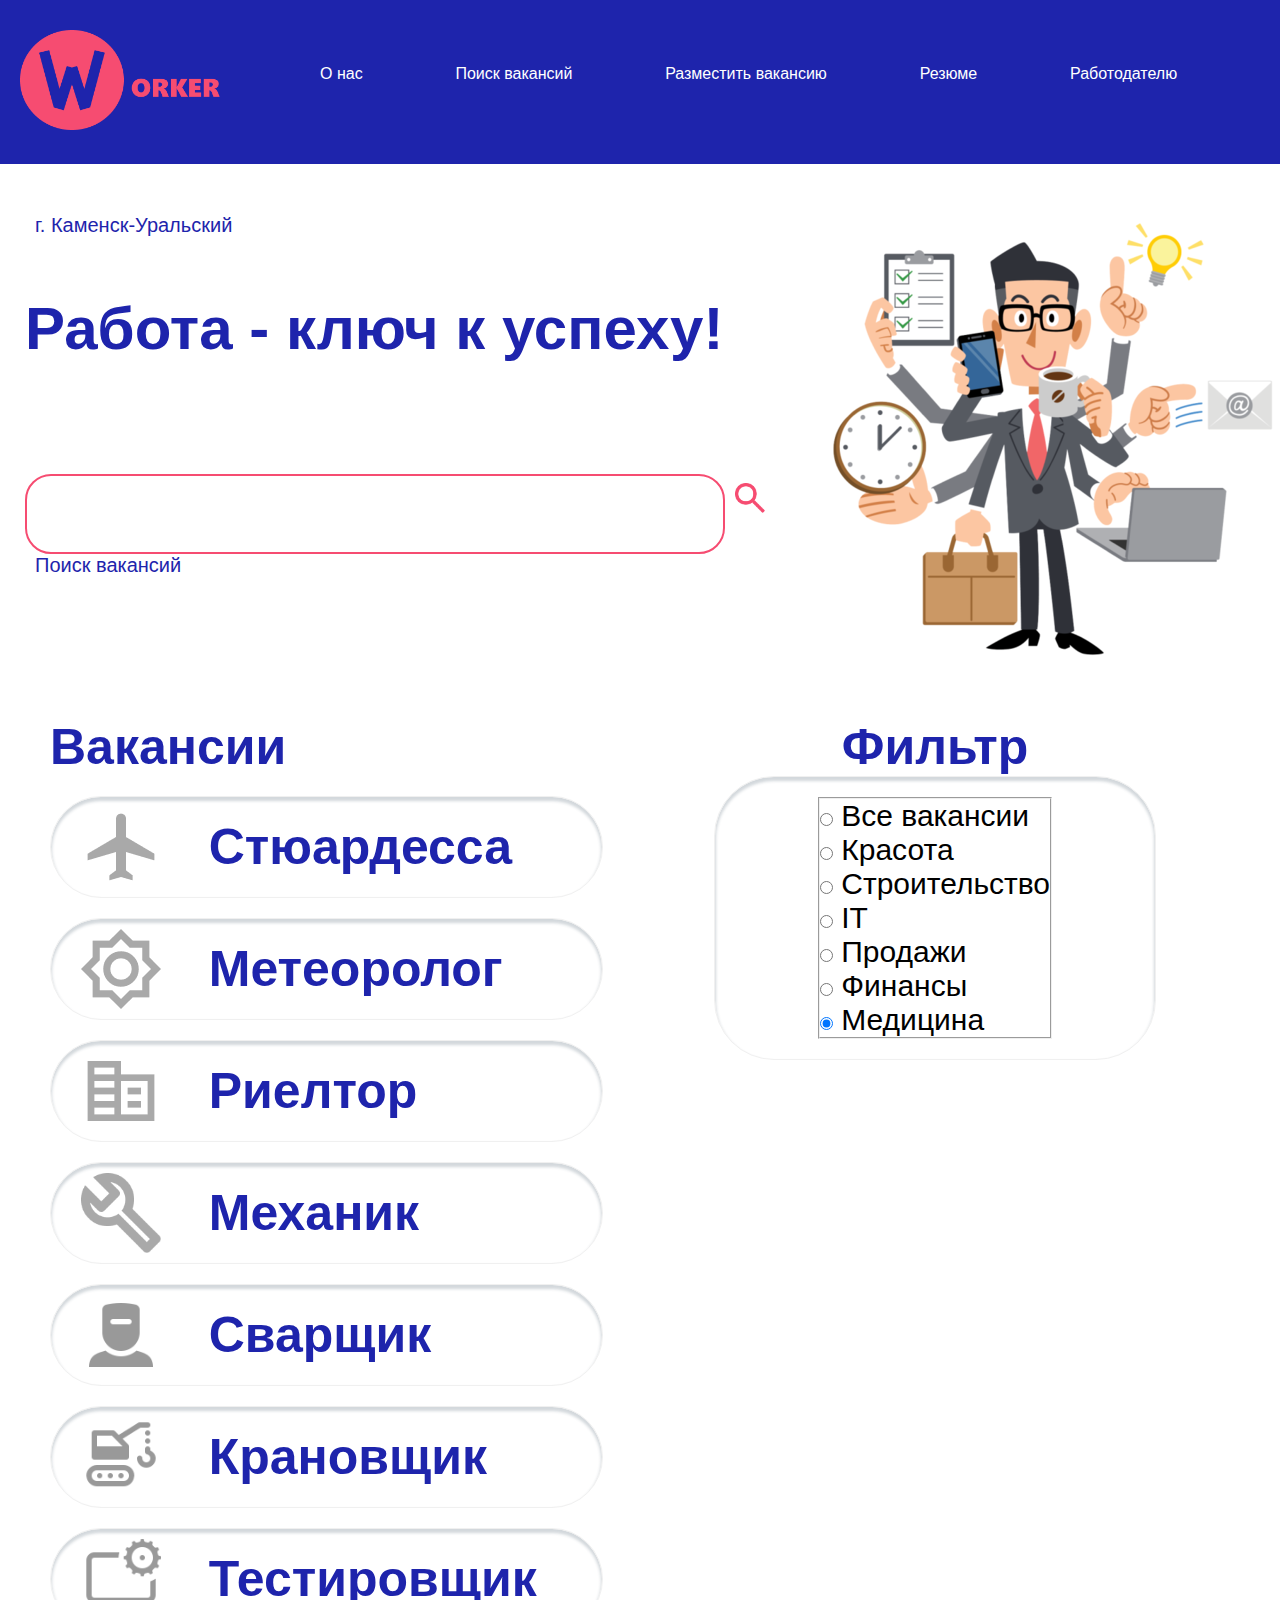
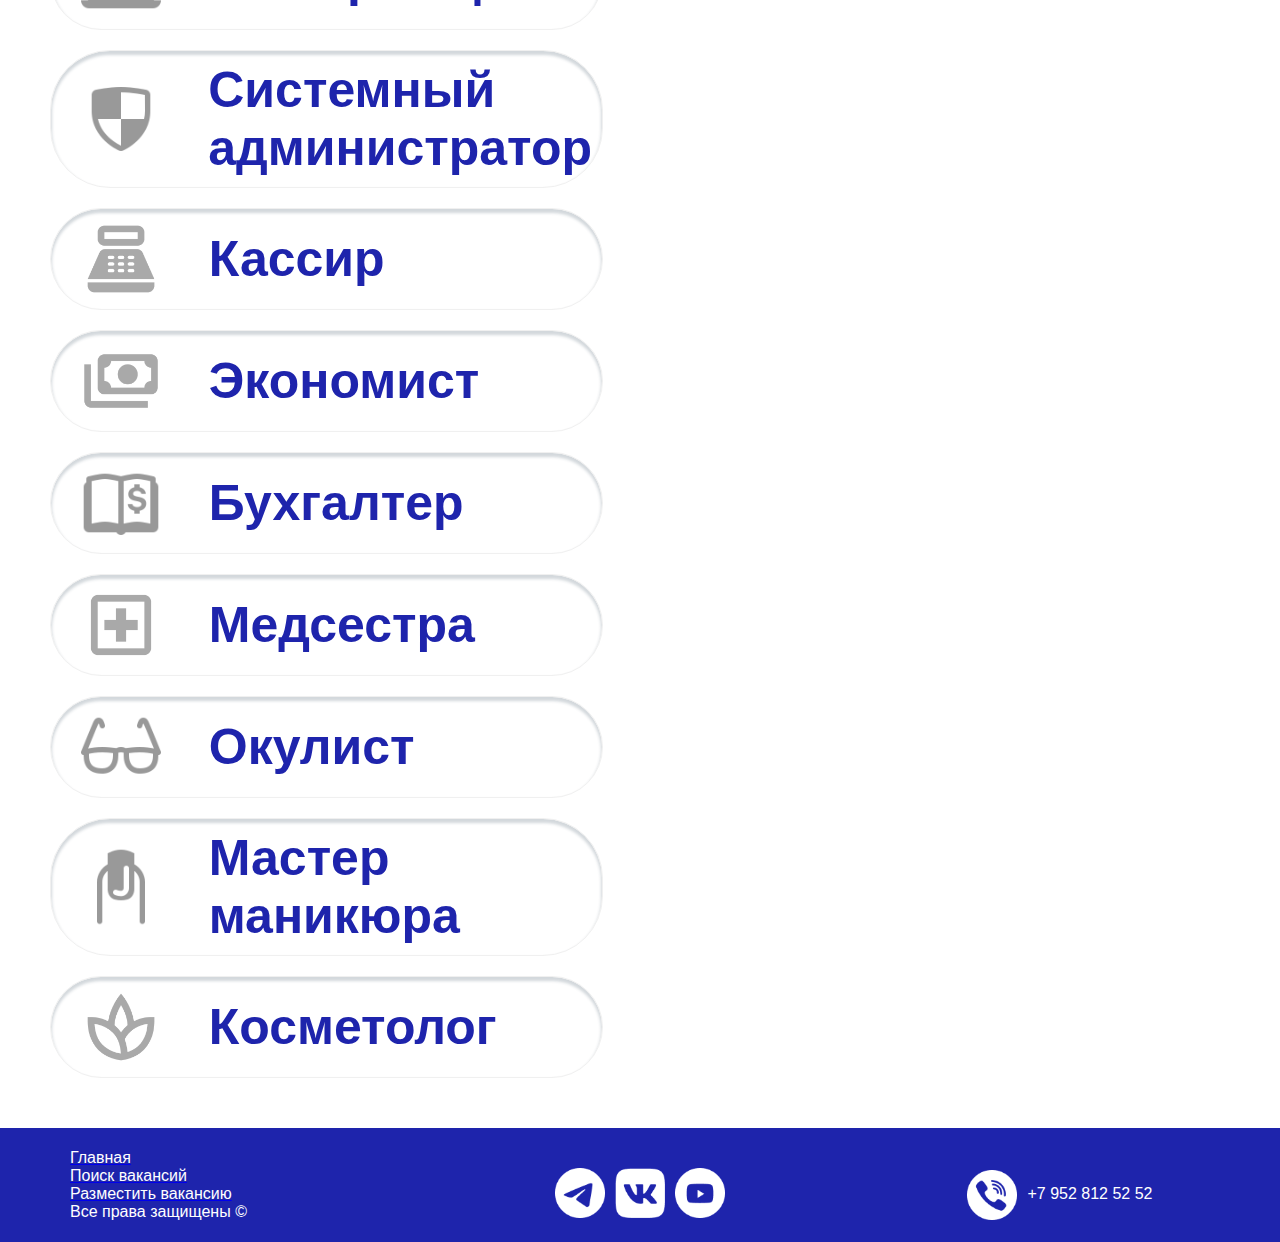
<file: worker/pages/search.html>
<!DOCTYPE html>
<html lang="en">

<head>
  <meta charset="UTF-8" />
  <meta name="viewport" content="width=device-width, initial-scale=1.0" />
  <title>Document</title>
  <link href="https://cdn.jsdelivr.net/npm/bootstrap@5.0.2/dist/css/bootstrap.min.css" rel="stylesheet"
    integrity="sha384-EVSTQN3/azprG1Anm3QDgpJLIm9Nao0Yz1ztcQTwFspd3yD65VohhpuuCOmLASjC" crossorigin="anonymous">
  <link rel="stylesheet" href="../styles/search.css" />
</head>

<body>
  <!--header-->
  <div class="container_header">
    <div class="header">
      <div id="logo">
        <a href="../index.html"><img src="../img/logo.png" /></a>
      </div>
      <label for="menu-toggle" class="menu-icon">&#9776;</label>
      <input type="checkbox" id="menu-toggle" />
      <div id="menu" class="menuLink">
        <a href="../pages/about.html" style="text-decoration: none;"><p>О нас</p></a>
        <a href="../pages/search.html" style="text-decoration: none;"><p>Поиск вакансий</p></a>
        <a href="../pages/work.html" style="text-decoration: none;"><p>Разместить вакансию</p></a>
        <a href="../pages/cv.html" style="text-decoration: none;"><p>Резюме</p></a>
        <a href="../pages/forBoss.html" style="text-decoration: none;"><p>Работодателю</p></a>
      </div>
    </div>
  </div>
  <!--search-->
  <div class="search">
    <div id="left">
      <p id="one">г. Каменск-Уральский</p>
      <br /><br />
      <p id="two">Работа - ключ к успеху!</p>

      <form action="" method="get">
        <div class="ser">
          <input name="s" type="search" /><button type="submit">
            <img src="../img/search.png" />
          </button>
        </div>
        <p id="three">Поиск вакансий</p>
      </form>
    </div>
    <div id="right">
      <div id="img">
        <img src="../img/index.png" />
      </div>
    </div>
  </div>
  <!--professions-->
  
  <div class="profs">
    <div class="vacancies">
      <h1>Вакансии</h1>
<div class="vac all ">
<img src="../img/st.png">
<details>
  <summary ><h1>Стюардесса</h1></summary>
  <strong>Описание: </strong><p>Компания ищет энергичных и ответственных стюардесс для обслуживания пассажиров на борту. От кандидатов
    ожидается высокий уровень клиентоориентированности, умение эффективно работать в команде и готовность к
    выполнению обязанностей в динамичной среде. Обязанности включают обеспечение комфортного и безопасного
    полета, предоставление высококачественного обслуживания пассажирам в соответствии с корпоративными
    стандартами, выполнение инструкций капитана и соблюдение процедур безопасности на борту. Требуется
    готовность к гибкому графику работы и частым перелетам. Опыт работы приветствуется, но не является
    обязательным.</p>
    <p><strong>Заработная плата от 100 до 300 тыс.р.</strong></p>
    <p><strong>Как с нами связаться:</strong></p>
            <strong>Телефон:</strong> 8(800)555-35-35<br>
            <strong>Электронная почта:</strong> rabota@rabota.ru<br>
</details>
</div>

<div class="vac all ">
  <img src="../img/met.png">
  <details>
    <summary><h1>Метеоролог</h1></summary>
    <strong>Описание:</strong><p>
              Компания приглашает опытных метеорологов присоединиться к нашей команде. Основные обязанности включают
              анализ и прогноз погоды, сбор и интерпретацию метеорологических данных, подготовку ежедневных и
              специализированных прогнозов, а также консультирование клиентов и партнеров по метеорологическим вопросам.
              Требуется глубокое понимание метеорологических процессов, умение работать с метеорологическим
              оборудованием и программным обеспечением прогнозирования. Желательны высшее образование в области
              метеорологии или близкой к ней специальности и опыт работы в сфере метеорологии. Кандидаты должны обладать
              отличными аналитическими и коммуникационными навыками, быть готовыми к работе в динамичной среде и
              реагировать на переменчивость погодных условий.
            </p>
            <p><strong>Заработная плата от 50 до 100 тыс.р.</strong></p>
            <p><strong>Как с нами связаться:</strong></p>
            <strong>Телефон:</strong> 8(800)555-35-35<br>
            <strong>Электронная почта:</strong> rabota@rabota.ru<br>
  </details>
  </div>

  <div class="vac all sales">
    <img src="../img/riel.png">
    <details>
      <summary><h1>Риелтор</h1></summary>
      <strong>Описание:</strong><p>
      Мы ищем целеустремленных и коммуникабельных риелторов для присоединения к нашей динамичной команде.
      Основные обязанности включают поиск клиентов, проведение показов объектов недвижимости, заключение сделок
      купли-продажи и аренды, а также консультирование клиентов по вопросам недвижимости. Требуется знание рынка
      недвижимости, навыки продаж, умение вести переговоры и работать с клиентами. Опыт работы в сфере
      недвижимости приветствуется, но не является обязательным. Кандидаты должны обладать высоким уровнем
      самоорганизации, быть готовыми к работе в выходные и гибкому графику.
    </p>
    <p><strong>Заработная плата от 100 до 300 тыс.р.</strong></p>
    <p><strong>Как с нами связаться:</strong></p>
    <strong>Телефон:</strong> 8(800)555-35-35<br>
    <strong>Электронная почта:</strong> rabota@rabota.ru<br>
    </div>

    <div class="vac all ">
    <img src="../img/build.png">
    <details>
      <summary><h1>Механик</h1></summary>
      <strong>Описание:</strong><p>
      Ищем опытных механиков для работы в автосервисе. Основные обязанности включают диагностику, ремонт и
      техническое обслуживание автомобилей. Требуется знание автомобильных систем и умение работать с
      техническим оборудованием. Опыт работы приветствуется. Кандидаты должны быть ответственными,
      исполнительными и готовыми к работе в команде.
    </p>
    <p><strong>Заработная плата от 100 до 200 тыс.р.</strong></p>
    <p><strong>Как с нами связаться:</strong></p>
    <strong>Телефон:</strong> 8(800)555-35-35<br>
    <strong>Электронная почта:</strong> rabota@rabota.ru<br>
    </details>
   </div>
   <div class="vac all str">
    <img src="../img/Welder.png">
    <details>
      <summary><h1>Сварщик</h1></summary>
      <strong>Описание:</strong><p>
        Ищем опытных сварщиков для работы в производственной компании. Основные обязанности включают выполнение сварочных работ согласно техническим чертежам, контроль качества сварных соединений и обслуживание сварочного оборудования. Требуется уверенное владение различными методами сварки и знание сварочных технологий. Опыт работы в области сварки будет являться преимуществом. Кандидаты должны обладать высокой степенью ответственности, быть исполнительными и готовыми к совместной работе в команде..

    </p>
    <p><strong>Заработная плата от 50 до 500 тыс.р.</strong></p>
    <p><strong>Как с нами связаться:</strong></p>
    <strong>Телефон:</strong> 8(800)555-35-35<br>
    <strong>Электронная почта:</strong> rabota@rabota.ru<br>
    </details>
   </div>
   <div class="vac all str">
    <img src="../img/Crane.png">
    <details>
      <summary><h1>Крановщик</h1></summary>
      <strong>Описание:</strong><p>
     Ищем опытных крановщиков для работы на строительстве. Основные обязанности включают управление краном, перемещение грузов согласно инструкциям, обеспечение безопасности при подъеме и перемещении грузов. Требуется умение работать с крановым оборудованием, знание правил безопасности и опыт работы в данной области. Кандидаты должны быть ответственными, внимательными к деталям и готовыми к соблюдению инструкций. Готовность к совместной работе в команде также является важным качеством.
    </p>
    <p><strong>Заработная плата от 500 тыс.р.</strong></p>
    <p><strong>Как с нами связаться:</strong></p>
    <strong>Телефон:</strong> 8(800)555-35-35<br>
    <strong>Электронная почта:</strong> rabota@rabota.ru<br>
    </details>
   </div>
   <div class="vac all it">
    <img src="../img/Laptop Settings.png">
     <details>
       <summary><h1>Тестировщик</h1></summary>
       <strong>Описание:</strong><p>
        Ищем опытных тестировщиков для работы в сфере тестирования программного обеспечения. Основные обязанности включают проведение тестирования программ, выявление и документирование ошибок, анализ результатов тестирования. Требуется знание методологий тестирования, опыт работы с тестовыми сценариями и инструментами автоматизации тестирования. Опыт работы в области тестирования программного обеспечения будет являться преимуществом. Кандидаты должны быть внимательными к деталям, аналитически мыслящими, готовыми к соблюдению стандартов качества и способными работать в команде.
         </p>
         <p><strong>Заработная плата от 100 до 300 тыс.р.</strong></p>
         <p><strong>Как с нами связаться:</strong></p>
         <strong>Телефон:</strong> 8(800)555-35-35<br>
         <strong>Электронная почта:</strong> rabota@rabota.ru<br>
     </details>
     </div>
     <div class="vac all it">
      <img src="../img/Microsoft Admin.png">
       <details>
         <summary><h1>Системный администратор</h1></summary>
         <strong>Описание:</strong><p>
          Ищем опытных тестировщиков для работы в сфере тестирования программного обеспечения. Основные обязанности включают проведение тестирования программ, выявление и документирование ошибок, анализ результатов тестирования. Требуется знание методологий тестирования, опыт работы с тестовыми сценариями и инструментами автоматизации тестирования. Опыт работы в области тестирования программного обеспечения будет являться преимуществом. Кандидаты должны быть внимательными к деталям, аналитически мыслящими, готовыми к соблюдению стандартов качества и способными работать в команде.
           </p>
           <p><strong>Заработная плата от 50 тыс.р.</strong></p>
           <p><strong>Как с нами связаться:</strong></p>
           <strong>Телефон:</strong> 8(800)555-35-35<br>
           <strong>Электронная почта:</strong> rabota@rabota.ru<br>
       </details>
       </div>
   <div class="vac all sales">
    <img src="../img/point_of_sale.png">
     <details>
       <summary><h1>Кассир</h1></summary>
       <strong>Описание:</strong><p>
           Ищем дружелюбных и ответственных кассиров для работы в розничном магазине. Обязанности включают
           обслуживание покупателей, прием и выдачу денежных средств, учет товаров и оформление чеков. Требуется
           навык работы с кассовым оборудованием и внимательность к деталям. Опыт работы приветствуется, но не
           обязателен. Кандидаты должны быть готовы к работе в сменном режиме и обладать высоким уровнем сервиса.
         </p>
         <p><strong>Заработная плата от 20 тыс.р.</strong></p>
         <p><strong>Как с нами связаться:</strong></p>
         <strong>Телефон:</strong> 8(800)555-35-35<br>
         <strong>Электронная почта:</strong> rabota@rabota.ru<br>
     </details>
     </div>

   <div class="vac all fin">
    <img src="../img/payments.png">
    <details>
      <summary><h1>Экономист</h1></summary>
      <strong>Описание:</strong><p>
              Ищем аналитических экономистов для работы в финансовом отделе компании. Основные обязанности включают
              анализ финансовых данных, составление отчетов, прогнозирование бюджета и участие в стратегическом
              планировании. Требуется знание принципов бухгалтерии и финансов, умение работать с программами MS Office и
              специализированным программным обеспечением. Опыт работы приветствуется. Кандидаты должны обладать
              аналитическим мышлением, быть целеустремленными и коммуникабельными.
            </p>
            <p><strong>Заработная плата от 100 тыс.р.</strong></p>
            <p><strong>Как с нами связаться:</strong></p>
            <strong>Телефон:</strong> 8(800)555-35-35<br>
            <strong>Электронная почта:</strong> rabota@rabota.ru<br>
    </details>
    </div>
    <div class="vac all fin">
      <img src="../img/General Ledger.png">
      <details>
        <summary><h1> Бухгалтер</h1></summary>
        <strong>Описание:</strong><p>
          Ищем опытных бухгалтеров для работы в компании. Основные обязанности включают ведение бухгалтерского учета, составление отчетности, контроль за финансовыми операциями. Требуется знание бухгалтерского и налогового законодательства, умение работать с бухгалтерскими программами. Опыт работы в сфере бухгалтерии будет преимуществом. Кандидаты должны быть внимательными к деталям, организованными, готовыми к соблюдению стандартов бухгалтерского учета и способными работать в команде..
              </p>
              <p><strong>Заработная плата от 50 тыс.р.</strong></p>
              <p><strong>Как с нами связаться:</strong></p>
              <strong>Телефон:</strong> 8(800)555-35-35<br>
              <strong>Электронная почта:</strong> rabota@rabota.ru<br>
      </details>
      </div>

    <div class="vac all med">
      <img src="../img/local_hospital.png">
      <details>
        <summary><h1>Медсестра</h1></summary>
        <strong>Описание:</strong><p>
              Ищем медсестру для работы в медицинском учреждении. Основные обязанности включают уход за пациентами,
              проведение медицинских процедур, ведение медицинской документации и соблюдение стандартов гигиены.
              Требуется медицинское образование и лицензия, умение работать в команде и под давлением. Опыт работы
              приветствуется, но не обязателен. Кандидаты должны быть заботливыми, эмпатичными и готовыми к переменам.
            </p>
            <p><strong>Заработная плата от 30 тыс.р.</strong></p>
            <p><strong>Как с нами связаться:</strong></p>
            <strong>Телефон:</strong> 8(800)555-35-35<br>
            <strong>Электронная почта:</strong> rabota@rabota.ru<br>
      </details>
      </div>
      <div class="vac all med">
        <img src="../img/Glasses.png">
        <details>
          <summary><h1>Окулист</h1></summary>
          <strong>Описание:</strong><p>
            Ищем опытных окулистов для работы в клинике. Основные обязанности включают проведение обследований зрения, диагностику заболеваний глаз, подбор и коррекцию оптических средств (очков, контактных линз). Требуется глубокое знание анатомии и физиологии глаза, опыт работы с современным медицинским оборудованием. Опыт работы в офтальмологии будет преимуществом. Кандидаты должны быть внимательными к деталям, технически грамотными, готовыми к профессиональному росту и способными работать как самостоятельно, так и в команде.
              </p>
              <p><strong>Заработная плата от 20 тыс.р.</strong></p>
              <p><strong>Как с нами связаться:</strong></p>
              <strong>Телефон:</strong> 8(800)555-35-35<br>
              <strong>Электронная почта:</strong> rabota@rabota.ru<br>
        </details>
        </div>

      <div class="vac all beauty">
        <img src="../img/Nails.png">
        <details>
          <summary><h1>Мастер маникюра</h1></summary>
           <strong>Описание:</strong><p>
            Ищем мастера маникюра для работы в салоне красоты. Основные обязанности включают проведение косметических
            процедур, консультирование клиентов по уходу за кожей, выполнение маникюра и педикюра (при наличии
            навыков). Требуется высшее или среднее специальное медицинское образование в области косметологии,
            лицензия на право занятия медицинской деятельностью. Опыт работы приветствуется. Кандидаты должны быть
            внимательными к деталям, обладать хорошими коммуникативными навыками и умением работать в коллективе.
          </p>
          <p><strong>Заработная плата от 50 тыс.р.</strong></p>
          <p><strong>Как с нами связаться:</strong></p>
          <strong>Телефон:</strong> 8(800)555-35-35<br>
          <strong>Электронная почта:</strong> rabota@rabota.ru<br>
        </details>
        </div>
        <div class="vac all beauty">
          <img src="../img/spa.png">
          <details>
            <summary><h1>Косметолог</h1></summary>
             <strong>Описание:</strong><p>
              Ищем косметолога для работы в салоне красоты. Основные обязанности включают проведение косметических
              процедур, консультирование клиентов по уходу за кожей, выполнение маникюра и педикюра (при наличии
              навыков). Требуется высшее или среднее специальное медицинское образование в области косметологии,
              лицензия на право занятия медицинской деятельностью. Опыт работы приветствуется. Кандидаты должны быть
              внимательными к деталям, обладать хорошими коммуникативными навыками и умением работать в коллективе.
            </p>
            <p><strong>Заработная плата от 50 тыс.р.</strong></p>
            <p><strong>Как с нами связаться:</strong></p>
            <strong>Телефон:</strong> 8(800)555-35-35<br>
            <strong>Электронная почта:</strong> rabota@rabota.ru<br>
          </details>
          </div>
  </div>
  <!--filtr-->
  <div class="filtr">
    <h1>Фильтр</h1>
    <div id="list">
      <fieldset>
        <div>
          <input type="radio" id="all" name="category" value="all"  checked />
          <label for="all">Все вакансии</label>
        </div>

        <div>
          <input type="radio" id="beauty" name="category" value="beauty" onclick="filterSelection('beauty')"/>
          <label for="beauty">Красота</label>
        </div>

        <div>
          <input type="radio" id="str" name="category" value="str" onclick="filterSelection('str')"/>
          <label for="str">Строительство</label>
        </div>
        <div>
          <input type="radio" id="it" name="category" value="it" onclick="filterSelection('it')"/>
          <label for="it">IT</label>
        </div>

        <div>
          <input type="radio" id="sales" name="category" value="sales" onclick="filterSelection('sales')"/>
          <label for="sales">Продажи</label>
        </div>

        <div>
          <input type="radio" id="fin" name="category" value="fin" onclick="filterSelection('fin')"/>
          <label for="fin">Финансы</label>
        </div>
        <div>
          <input type="radio" id="med" name="category" value="med" checked onclick="filterSelection('med')"/>
          <label for="med">Медицина</label>
        </div>
      </fieldset>
    </div>
  </div>
  </div>

  <!--footer-->
  <div class="container_footer">
    <div class="footer">
      <div class="str">
        <a href="index.html" id="footerLink">
          <p>Главная</p>
        </a>
        <a href="search.html" id="footerLink">
          <p>Поиск вакансий</p>
        </a>
        <a href="work.html" id="footerLink">
          <p>Разместить вакансию</p>
        </a>
        <p>Все права защищены ©</p>
      </div>
      <div class="social">
        <a href="https://web.telegram.org/k/"><img src="../img/tg.png" /></a>
        <a href="https://vk.com/"><img src="../img/vk.png" /></a>
        <a href="https://www.youtube.com/"> <img src="../img/ut.png" /></a>
      </div>
      <div class="tel">
        <img src="../img/phone.png" />
        <p>+7 952 812 52 52</p>
  
      </div>
    </div>
  </div>
    <script >  
    
    const vacList = document.querySelectorAll('.vac');
const categoryRadios = document.querySelectorAll('input[name="category"]');

function filtervacs() {
    const selectedCategory = document.querySelector('input[name="category"]:checked').value;

    vacList.forEach(vac => {
        if (selectedCategory === 'all') {
            vac.classList.remove('filtered', 'hidden');
        } else {
            if (vac.classList.contains(selectedCategory)) {
                vac.classList.add('filtered');
                vac.classList.remove('hidden');
            } else {
                vac.classList.remove('filtered');
                vac.classList.add('hidden');
            }
        }
    });
}

categoryRadios.forEach(radio => {
    radio.addEventListener('change', filtervacs);
});

    </script>
</body>

</html>
</file>
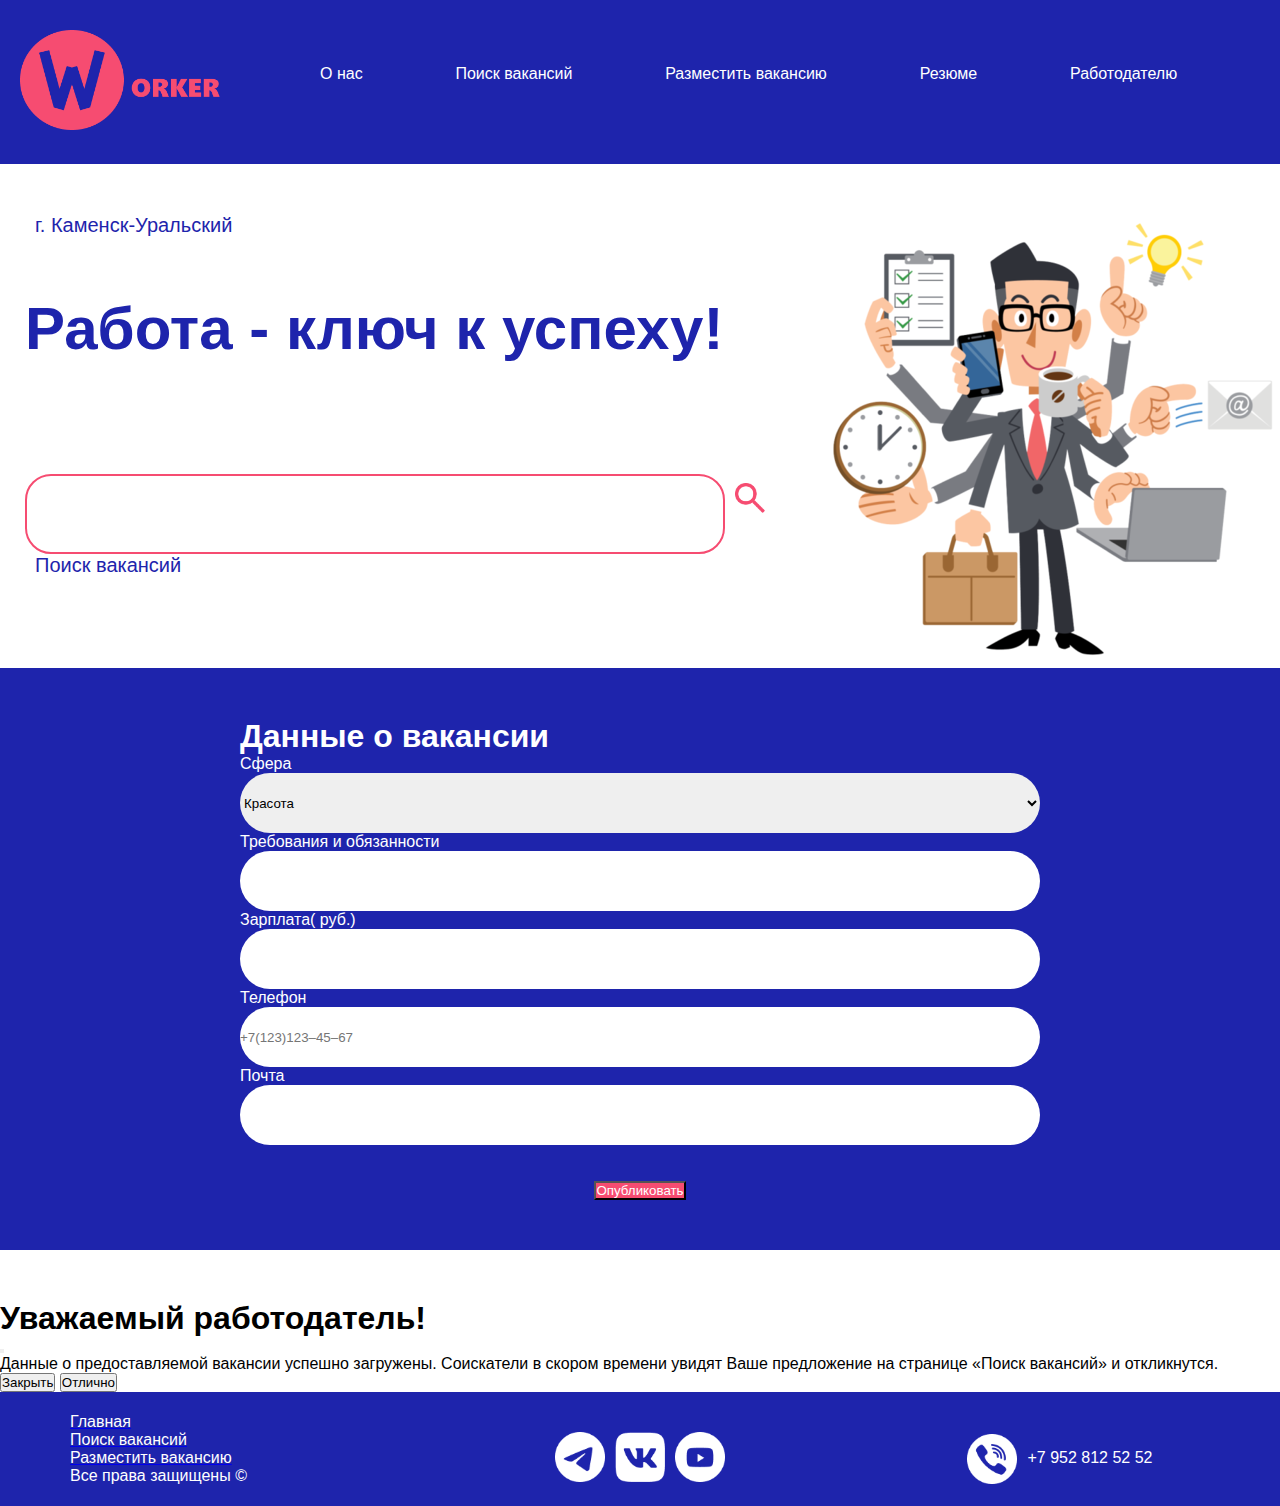
<file: worker/pages/work.html>
<!DOCTYPE html>
<html lang="en">

<head>
  <meta charset="UTF-8" />
  <meta name="viewport" content="width=device-width, initial-scale=1.0" />
  <title>Document</title>
  <link href="https://cdn.jsdelivr.net/npm/bootstrap@5.0.2/dist/css/bootstrap.min.css" rel="stylesheet"
    integrity="sha384-EVSTQN3/azprG1Anm3QDgpJLIm9Nao0Yz1ztcQTwFspd3yD65VohhpuuCOmLASjC" crossorigin="anonymous">
  <link rel="stylesheet" href="../styles/work.css" />
</head>

<body>
  <!--header-->
  <div class="container_header">
    <div class="header">
      <div id="logo">
        <a href="../index.html"><img src="../img/logo.png" /></a>
      </div>
      <label for="menu-toggle" class="menu-icon">&#9776;</label>
      <input type="checkbox" id="menu-toggle" />
      <div id="menu" class="menuLink">
        <a href="../pages/about.html" style="text-decoration: none;"><p>О нас</p></a>
        <a href="../pages/search.html" style="text-decoration: none;"><p>Поиск вакансий</p></a>
        <a href="../pages/work.html" style="text-decoration: none;"><p>Разместить вакансию</p></a>
        <a href="../pages/cv.html" style="text-decoration: none;"><p>Резюме</p></a>
        <a href="../pages/forBoss.html" style="text-decoration: none;"><p>Работодателю</p></a>
      </div>
    </div>
  </div>
  <!--search-->
  <div class="search">
    <div id="left">
      <p id="one">г. Каменск-Уральский</p>
      <br /><br />
      <p id="two">Работа - ключ к успеху!</p>

      <form action="" method="get">
        <div class="ser">
          <input name="s" type="search" /><button type="submit">
            <img src="../img/search.png" />
          </button>
        </div>
        <p id="three">Поиск вакансий</p>
      </form>
    </div>
    <div id="right">
      <div id="img">
        <img src="../img/index.png" />
      </div>
    </div>
  </div>
  </div>
  <!--forms-->
  <form id="myForm">
    <div class="forms" >
      <h1>Данные о вакансии</h1>

      <p>Сфера</p>
      <select id="card" name="usercard">
        <option value="beauty">Красота</option>
        <option value="str">Строительство</option>
        <option value="it">IT</option>
        <option value="sales">Продажи</option>
        <option value="fin">Финансы</option>
        <option value="med">Медицина</option>
        <option value="all">Другое</option>
      </select>
      <p>Требования и обязанности</p>
      <input type="text" id="text" name="text" required>
      <p>Зарплата( руб.)</p>
      <input type="number" id="price" name="price" required>
      <p>Телефон</p>
      <input type="phone" id="number" name="phonenumber" placeholder="+7(123)123‒45‒67" required>
      <p>Почта</p>
      <input type="email" id="mail" name="usermail" required>
      <br><br>
    </div>
    <div class="but" id="sub">
      <button type="submit" style='background-color:#f64c71; color:#ffffff;' class="btn btn-primary"
        data-bs-target="#exampleModal">
        Опубликовать
      </button>
    </div>
  </form>
  <!-- Модальное окно -->
  <div class="modal fade" id="exampleModal" tabindex="-1" aria-labelledby="exampleModalLabel" aria-hidden="true">
    <div class="modal-dialog">
      <div class="modal-content">
        <div class="modal-header">
          <h1 class="modal-title fs-5" id="exampleModalLabel">Уважаемый работодатель!</h1>
          <button type="button" class="btn-close" data-bs-dismiss="modal" aria-label="Закрыть"></button>
        </div>
        <div class="modal-body">
          Данные о предоставляемой вакансии успешно загружены. Соискатели в скором времени увидят Ваше предложение на
          странице «Поиск вакансий» и откликнутся.
        </div>
        <div class="modal-footer">
          <button type="button" class="btn btn-secondary" data-bs-dismiss="modal">Закрыть</button>
          <button type="button" class="btn btn-primary">Отлично</button>
        </div>
      </div>
    </div>
  </div>
  <!--footer-->
  <div class="container_footer">
  <div class="footer">
    <div class="str">
      <a href="index.html" id="footerLink">
        <p>Главная</p>
      </a>
      <a href="search.html" id="footerLink">
        <p>Поиск вакансий</p>
      </a>
      <a href="work.html" id="footerLink">
        <p>Разместить вакансию</p>
      </a>
      <p>Все права защищены ©</p>
    </div>
    <div class="social">
      <a href="https://web.telegram.org/k/"><img src="../img/tg.png" /></a>
      <a href="https://vk.com/"><img src="../img/vk.png" /></a>
      <a href="https://www.youtube.com/"> <img src="../img/ut.png" /></a>
    </div>
    <div class="tel">
      <img src="../img/phone.png" />
      <p>+7 952 812 52 52</p>

    </div>
  </div>
</div>

  <script src="https://code.jquery.com/jquery-3.2.1.slim.min.js"
    integrity="sha384-KJ3o2DKtIkvYIK3UENzmM7KCkRr/rE9/Qpg6aAZGJwFDMVNA/GpGFF93hXpG5KkN"
    crossorigin="anonymous"></script>
  <script src="https://cdnjs.cloudflare.com/ajax/libs/popper.js/1.12.9/umd/popper.min.js"
    integrity="sha384-ApNbgh9B+Y1QKtv3Rn7W3mgPxhU9K/ScQsAP7hUibX39j7fakFPskvXusvfa0b4Q"
    crossorigin="anonymous"></script>
  <script src="https://cdn.jsdelivr.net/npm/bootstrap@5.0.2/dist/js/bootstrap.bundle.min.js"
    integrity="sha384-MrcW6ZMFYlzcLA8Nl+NtUVF0sA7MsXsP1UyJoMp4YLEuNSfAP+JcXn/tWtIaxVXM"
    crossorigin="anonymous"></script>
    <script >
      document.getElementById("myForm").addEventListener("submit", function(event) {
    event.preventDefault();
    let form = document.getElementById("myForm");
    let card = form.elements["usercard"].value;
    let text = form.elements["text"].value;
    let price = form.elements["price"].value;
    let number = form.elements["phonenumber"].value;
    let mail = form.elements["usermail"].value;

    if (card === "" || text === "" || price === "" || number === "" || mail === "") {
        alert("Пожалуйста, заполните все поля формы.");
    } else {
        let modal = new bootstrap.Modal(document.getElementById('exampleModal'), {
            keyboard: false
        });
        modal.show();
    }
});
    </script>
</body>

</html>
</file>
<file: worker/styles/style.css>
* {
  margin: 0;
  padding: 0;
}

body {
  font-family: "Segoe UI", Tahoma, Geneva, Verdana, sans-serif;
}
/* header */
.container_header {
  background-color: #1e24ac;
  padding: 20px;
}

.header {
  color: white;
  display: grid;
  grid-template-columns: 300px auto;
}

#logo img {
  margin-left:20px;
  width: 200px;
  height: 100px;
}

.menu-icon {
  display: none;
  cursor: pointer;
}

#menu {
  display: grid;
  grid-template-columns: repeat(5, auto);
  column-gap: 10px;
  margin-top: 45px;
}

.menuLink a {
  color: #ffffff;
}

.menuLink a {
  text-decoration: none;
}

.menuLink a:hover {
  color: #f64c71;
}

/* Подготовка элемента checkbox для скрытия */
#menu-toggle {
  position: absolute;
  top: -9999px;
  left: -9999px;
}

/* Скрытие элемента визуально */
#menu-toggle + label {
  display: block;
  cursor: pointer;
}

@media (max-width: 768px) {
  #menu {
    display: none;
  }

  .menu-icon {
    display: block;
    justify-self: end;
    font-size: 24px;
    padding: 10px;
  }

  #menu-toggle:checked ~ #menu {
    display: grid;
    grid-template-columns: 1fr;
    background-color: #1e24ac;
    padding: 20px;
  }
}
/* search */
.ser {
  display: flex;
}
.search {
  display: grid;
  grid-template-columns: 60% 40%;
  column-gap: 10px;
}
.search #left {
  display: grid;
  grid-template-rows: 10px 30px 110px 10px;
  margin-left: 70px;
  margin-top: 50px;
}
.search #left input {
  width: 700px;
  height: 80px;
  border-color: #f64c71;
  border-radius: 26px;
}
.search #left button {
  border: none;
  background-color: white;
  position: relative;
  margin-left: 10px;
}
.search #left button img {
  width: 50px;
  height: 50px;
}
.search #left #one {
  color: #1e24ac;
  margin-left: 10px;
  font-size: 20px;
 font-style: normal;
}
.search #left #two {
  color: #1e24ac;
  font-size: 50px;
  /* margin-top: -150px; */
  font-weight: bold;
}
.search #left #three {
  color: #1e24ac;
  margin-left: 10px;
  font-size: 20px;
}
.search #right img {
  width: 450px;
  height: 450px;
  margin-left: 50px;
  margin-top: 50px;
}


.container_search {
  padding: 20px;
}

.search {
  display: grid;
  grid-template-columns: 1fr;
}
.search #left {
  display: grid;
  grid-template-rows: 20px 60px 150px 10px;
  text-align: left;
  margin-left: 15px;
}

.search #left input {
  width: 100%;
  max-width: 700px;
  height: 50px;
  border: 2px solid #f64c71;
  border-radius: 26px;
  /* margin: 10px auto; */
  margin-top: 30px;
  padding: 0 10px;

}

.search #left button {
  border: none;
  background-color: white;
}

.search #left button img {
  width: 30px;
  height: 30px;
}

.search #left #one {
  color: #1e24ac;
  font-size: 16px;
  font-style: normal;
}

.search #left #two {
  color: #1e24ac;
  font-size: 30px;
  font-weight: bold;
}

.search #left #three {
  color: #1e24ac;
  font-size: 16px;
}

.image {
  margin: 10px 0;
}

.image img {
  max-width: 100%;
}

@media (min-width: 768px) {
  .search {
    grid-template-columns: 60% 40%;
    column-gap: 10px;
  }

  .search #left {
    margin-left: 15px;
  }

  .search #left input {
    height: 80px;
  }

  .search #left #one {
    font-size: 20px;
    font-style: normal;
  }

  .search #left #two {
    font-size: 60px;
  }

  .search #left #three {
    font-size: 20px;
  }
}

@media (max-width: 767px) {
  .search {
    grid-template-columns: 1fr;
  }

  .search #left {
    margin: 0 10px;
  }

  .search #left input {
    height: 60px;
  }

  .search #left #two {
    font-size: 40px;
  }
  .myShow
  {
    margin-top: 90px;
    display: flex;
    justify-content: center; 
   align-items: center;
  }
}

/* katalog */
.katalog {
  color: #1e24ac;
}
.katalog img {
  width: 50px;
  height: 50px;
}
.katalog #one {
  color: #1e24ac;
  font-weight: bold;
  font-size: 50px;
  text-align: center;
}
.katalog #two {
  color: #f64c71;
  font-size: 20px;
  text-align: center;
}

#profs {
  display: grid;
  grid-template-columns: repeat(3, 1fr);
  justify-items: center;
}

.katalog #profs #prof1 p {
  margin-left: 20px;
  margin-top: 10px;
}

.katalog #profs #prof2 p {
  margin-left: 20px;
  margin-top: 10px;
}

.katalog #profs #prof3 p {
  margin-left: 20px;
  margin-top: 10px;
}

#prof1,
#prof2,
#prof3 {
  display: grid;
  grid-template-columns: 1fr 3fr;
  gap: 40px;
  font-size: 20px;
}
.buttonKat button {
  display: inline-block; /* Строчно-блочный элемент */
  background: #ffffff;
  color: #f64c71;
  text-decoration: none; /* Убираем подчёркивание */
  border-radius: 15px;
  width: 300px;
  height: 50px;
  border-color: #1e24ac;
  font-size: 25px;
  margin-left: 550px;
}
/* work */
.work #p {
  color: #1e24ac;
  font-weight: bold;
  font-size: 50px;
  text-align: center;
  margin-bottom: 30px;
}
.work #works {
  /* width: 650px;
  height: 350px; */
  margin-bottom: 50px;
  display: grid;
  grid-template-columns: auto auto auto;
  justify-content: center;
  column-gap: 100px;
  margin-left: 50px;
  color: white;

  background-position: center;
  background-size: cover;
  background-repeat: no-repeat;
}
#w1,
#w2,
#w3 {
  width: 350px;
  height: 350px;
  /* border-radius: 30px; */
  background-position: center;
  background-repeat: no-repeat;
  background-size: cover;
  background-image: url("../img/gradient.png");
  display: flex;
  justify-content: center;
  /* align-items: center; */
  flex-direction: column;
  /* text-align: center; */

  padding: 35px;
  padding-top: 30px;
}

.work #w1 h2,
#w2 h2,
#w3 h2 {
  width: 270px;
  margin-bottom: 45px;
  font-size: 40px;
  font-weight: bold;
}
/* reviews */
.reviews #p {
  color: #1e24ac;
  font-weight: bold;
  font-size: 50px;
  text-align: center;
  margin-bottom: 30px;
}

.people {
  display: grid;
  align-items: center;
  justify-content: center;
  grid-template-columns: 450px 450px;
  grid-template-rows: 150px 150px;
  column-gap: 80px;
  row-gap: 80px;
  align-content: center;
}
.people {
  margin-bottom: 50px;
}
.people #man1,
#man2,
#man3,
#man4 {
  border: 1px solid #7b80da;
  border-radius: 20px;
  padding: 20px;
  padding-top: 30px;
}

.people #man1,
#man2,
#man3,
#man4 {
  display: grid;
  grid-template-columns: 100px 250px;
  column-gap: 20px;
  font-size: 20px;
  align-content: center;
}
#txtUs {
  color: #1e24ac;
}
#rev {
  color: #f64c71;
}

.people img {
  width: 100px;
}



.container_katalog {
  display: flex;
  justify-content: center;
  align-items: center;
  padding: 20px;
}

.katalog {
  color: #1e24ac;
  text-align: center;
}

.katalog img {
  width: 50px;
  height: 50px;
}

#one {
  color: #1e24ac;
  font-weight: bold;
  font-size: 30px;
  margin: 10px 0;
}

#two {
  color: #f64c71;
  font-size: 16px;
  margin: 10px 0;
}

#profs {
  display: grid;
  grid-template-columns: repeat(3, 1fr);
  justify-items: center;
  column-gap: 100px;
  margin: 20px 0;
}

#profs img {
  margin-bottom: 10px;
}

#prof1 p,
#prof2 p,
#prof3 p {
  margin: 5px 0;
}

#prof1,
#prof2,
#prof3 {
  display: grid;
  grid-template-columns: 1fr 3fr;
  column-gap: 20px;
  font-size: 16px;
}

.buttonKat {
  text-align: center;
  margin-top: 20px;

}

.buttonKat form {
  margin-top: 20px;
}
.buttonKat button {
  justify-content:center; align-items:center;margin:0 auto;
}

.buttonKat button {
  background: #f64c71;
  color: white;
  text-decoration: none;
  border: none;
  border-radius: 15px;
  padding: 10px 30px;
  font-size: 20px;
  cursor: pointer;
}

@media only screen and (max-width: 768px) {
  .container_katalog {
    flex-direction: column;
  }

  #profs {
    grid-template-columns: 1fr;
  }

  #prof1,
  #prof2,
  #prof3 {
    grid-template-columns: 1fr;
  }
}



 /* forms */
 .forms
 {
   display:grid;
   justify-content: center;
 }
 .forms select, .forms input
 {
 border-radius: 40px;
 border:none;
 width:800px;
 height:60px;
 }
 .but
 {
   display:grid;
   justify-content: center;
   background-color: #1e24ac;
   padding-bottom: 50px;
 
 }
 .but input
 {
  background-color: #f64c71;
  color:#1e24ac;
  border-radius: 10px;
  width:200px;
  height: 30px;
  border:none;
 }
 .forms
 {
   background-color: #1e24ac;
   color:#ffffff;
   padding-top: 50px;
 }
/* footer */
.footer {
  background-color: #1e24ac;
  display: grid;
  grid-template-columns: 1fr 1fr 1fr;
  column-gap: 300px;
}
.footer .str {
  margin-left: 50px;
}
.footer .social img {
  width: 50px;
  height: 50px;
}
.footer .tel img {
  width: 50px;
  height: 50px;
}
.footer .social {
  display: grid;
  grid-template-columns: 80px 80px 80px;
  column-gap: 10px;
  margin-top: 20px;
}
.footer .tel {
  display: grid;
  grid-template-columns: 80px 150px;
  column-gap: 10px;
  margin-top: 20px;
}
.footer .tel p {
  margin-top: 15px;
}
.footer p {
  color: white;
}

#footerLink a {
  color: #ffffff;
}
#footerLink a {
  text-decoration: none;
}
.menuLink a:hover{
  color: #f64c71;
}


.container_footer {
  background-color: #1e24ac;
  padding: 20px;
}

.footer {
  display: grid;
  grid-template-columns: repeat(auto-fit, minmax(200px, 1fr));
  gap: 20px;
  justify-content: center;
  align-items: center;
  text-align: left;
}

.footer .str {
  justify-self: start;
}

.footer .social,
.footer .tel {
  justify-self: center;
}

.footer .social img,
.footer .tel img {
  width: 50px;
  height: 50px;
}

.footer .social {
  display: grid;
  grid-template-columns: repeat(3, 1fr);
  gap: 10px;
}

.footer .tel {
  display: grid;
  grid-template-columns: auto 1fr;
  gap: 10px;
}

.footer p {
  color: white;
}

.footer .footerLink {
  color: #ffffff;
  text-decoration: none;
}

.footer .footerLink:hover {
  color: #f64c71;
}





 .work #p {
  color: #1e24ac;
  font-weight: bold;
  font-size: 50px;
  text-align: center;
  margin-bottom: 30px;
}

.work #works {
  display: flex;
  flex-wrap: wrap;
  justify-content: center;
  gap: 20px;
  margin-left: 50px;
  margin-bottom: 50px;
}

.scale {
  width: 350px;
  height: 350px;
  background-image: url("../img/gradient.png");
  background-position: center;
  background-size: cover;
  background-repeat: no-repeat;
  display: flex;
  /* justify-content: center; */
  /* align-items: center; */
  flex-direction: column;
  padding: 35px;
  padding-top: 30px;
  text-align: left;
}
.scale h2{
  width: 270px;
  margin-bottom: 45px;
    font-size: 40px;
    font-weight: bold;
}
#w1 h2
{
  width: 270px;
  margin-bottom: 45px;
  font-size: 40px;
  font-weight: bold;
  text-align: left;
}
#w2 h2
{
  width: 270px;
  margin-bottom: 45px;
  font-size: 40px;
  font-weight: bold;
  text-align: left;
}
#w3 h2
{
  width: 270px;
  margin-bottom: 45px;
  font-size: 40px;
  font-weight: bold;
  text-align: left;
}
@media only screen and (max-width: 768px) {
  /* work */
  .scale {
    width: 300px;
    height: 300px;
  }

  #p {
    font-size: 30px;
    margin-bottom: 20px;
    text-align: left;
  }

  #works {
    margin-left: 0;
    justify-content: center;
    column-gap: 20px;
  }

  #w1 h2
{
  width: 270px;
  margin-bottom: 45px;
  font-size: 40px;
  font-weight: bold;
  text-align: left;
}
#w2 h2
{
  width: 270px;
  margin-bottom: 45px;
  font-size: 40px;
  font-weight: bold;
  text-align: left;
}
#w3 h2
{
  width: 270px;
  margin-bottom: 45px;
  font-size: 40px;
  font-weight: bold;
  text-align: left;
}
} 




.reviews #p {
  color: #1e24ac;
  font-weight: bold;
  font-size: 2rem;
  text-align: center;
  margin-bottom: 30px;
font-size: 50px;
}

.people {
  display: grid;
  grid-template-columns: repeat(auto-fit, minmax(200px, 1fr));
  justify-content: center;
  gap: 20px;
  margin-bottom: 50px;
  margin-left: 20px;
}

.people #man1,
.people #man2,
.people #man3,
.people #man4 {
  border: 1px solid #7b80da;
  border-radius: 20px;
  padding: 20px;
  padding-top: 30px;
  display: grid;
  grid-template-columns: 100px 1fr;
  gap: 20px;
  font-size: 1rem;
  align-items: center;
}

#txtUs {
  color: #1e24ac;
}

#rev {
  color: #f64c71;
}

.people img {
  width: 100%;
  max-width: 100px; /* Set maximum width for better responsiveness */
}
</file>
<file: worker/styles/about.css>
* {
  margin: 0;
  padding: 0;
}

body {
  font-family: "Segoe UI", Tahoma, Geneva, Verdana, sans-serif;
}
/* header */
/* header */
.container_header {
  background-color: #1e24ac;
  padding: 20px;
}

.header {
  color: white;
  display: grid;
  grid-template-columns: 300px auto;
}

#logo img {
  margin: 10px 0;
  width: 200px;
  height: 100px;
}

.menu-icon {
  display: none;
  cursor: pointer;
}

#menu {
  display: grid;
  grid-template-columns: repeat(5, auto);
  column-gap: 10px;
  margin-top: 45px;
}

.menuLink a {
  color: #ffffff;
}

.menuLink a {
  text-decoration: none;
}

.menuLink a:hover {
  color: #f64c71;
}

/* Подготовка элемента checkbox для скрытия */
#menu-toggle {
  position: absolute;
  top: -9999px;
  left: -9999px;
}

/* Скрытие элемента визуально */
#menu-toggle + label {
  display: block;
  cursor: pointer;
}

@media (max-width: 768px) {
  #menu {
    display: none;
  }

  .menu-icon {
    display: block;
    justify-self: end;
    font-size: 24px;
    padding: 10px;
  }

  #menu-toggle:checked ~ #menu {
    display: grid;
    grid-template-columns: 1fr;
    background-color: #1e24ac;
    padding: 20px;
  }
}
/* images */
.images #first img {
  width: 800px;
}
.images #second img {
  width: 300px;
  margin-left: 200px;
}
.images {
  margin-top: 50px;
  display: grid;
  justify-content: center;
  margin-bottom: 50px;
}
/* text */
.text {
  color: #1e24ac;
  text-align: center;
  font-size: 30px;
}
.buttonKat button {
  display: inline-block; /* Строчно-блочный элемент */
  background:#f64c71;
  color: hsl(0, 0%, 100%);
  text-decoration: none; /* Убираем подчёркивание */
  border-radius: 15px;
  border-color: #f64c71;
  width: 300px;
  height: 50px;
  font-size: 25px;
  align-items: center;
}

/* connection */
.connect {
  color: #1e24ac;
  font-size: 25px;
  text-align: center;
}
.connect span {
  color: #f64c71;
  font-size: 25px;
}

/* footer */
.footer {
  background-color: #1e24ac;
  display: grid;
  grid-template-columns: 1fr 1fr 1fr;
  column-gap: 300px;
}
.footer .str {
  margin-left: 50px;
}
.footer .social img {
  width: 50px;
  height: 50px;
}
.footer .tel img {
  width: 50px;
  height: 50px;
}
.footer .social {
  display: grid;
  grid-template-columns: 80px 80px 80px;
  column-gap: 10px;
  margin-top: 20px;
}
.footer .tel {
  display: grid;
  grid-template-columns: 80px 150px;
  column-gap: 10px;
  margin-top: 20px;
}
.footer .tel p {
  margin-top: 15px;
}
.footer p {
  color: white;
}

#footerLink a {
  color: #ffffff;
}
#footerLink a {
  text-decoration: none;
}
.menuLink a:hover{
  color: #f64c71;
}


.container_footer {
  background-color: #1e24ac;
  padding: 20px;
}

.footer {
  display: grid;
  grid-template-columns: repeat(auto-fit, minmax(200px, 1fr));
  gap: 20px;
  justify-content: center;
  align-items: center;
  text-align: left;
}

.footer .str {
  justify-self: start;
}

.footer .social,
.footer .tel {
  justify-self: center;
}

.footer .social img,
.footer .tel img {
  width: 50px;
  height: 50px;
}

.footer .social {
  display: grid;
  grid-template-columns: repeat(3, 1fr);
  gap: 10px;
}

.footer .tel {
  display: grid;
  grid-template-columns: auto 1fr;
  gap: 10px;
}

.footer p {
  color: white;
}

.footer .footerLink {
  color: #ffffff;
  text-decoration: none;
}

.footer .footerLink:hover {
  color: #f64c71;
}


@media (max-width: 767px) {
  
  .images img  {
    max-width: 100%;
   height: auto;
   margin:0;
   display: flex;
   justify-content: center; 
   align-items: center;

  }

}
</file>
<file: worker/styles/work.css>
* {
    margin: 0;
    padding: 0;
  }
  
  body {
    font-family: "Segoe UI", Tahoma, Geneva, Verdana, sans-serif;
  }
 /* header */
/* header */
.container_header {
  background-color: #1e24ac;
  padding: 20px;
}

.header {
  color: white;
  display: grid;
  grid-template-columns: 300px auto;
}

#logo img {
  margin: 10px 0;
  width: 200px;
  height: 100px;
}

.menu-icon {
  display: none;
  cursor: pointer;
}

#menu {
  display: grid;
  grid-template-columns: repeat(5, auto);
  column-gap: 10px;
  margin-top: 45px;
}

.menuLink a {
  color: #ffffff;
}

.menuLink a {
  text-decoration: none;
}

.menuLink a:hover {
  color: #f64c71;
}

/* Подготовка элемента checkbox для скрытия */
#menu-toggle {
  position: absolute;
  top: -9999px;
  left: -9999px;
}

/* Скрытие элемента визуально */
#menu-toggle + label {
  display: block;
  cursor: pointer;
}

@media (max-width: 768px) {
  #menu {
    display: none;
  }

  .menu-icon {
    display: block;
    justify-self: end;
    font-size: 24px;
    padding: 10px;
  }

  #menu-toggle:checked ~ #menu {
    display: grid;
    grid-template-columns: 1fr;
    background-color: #1e24ac;
    padding: 20px;
  }
}
 /* search */
 .ser {
  display: flex;
}
.search {
  display: grid;
  grid-template-columns: 60% 40%;
  column-gap: 10px;
}
.search #left {
  display: grid;
  grid-template-rows: 10px 30px 110px 10px;
  margin-left: 70px;
  margin-top: 50px;
}
.search #left input {
  width: 700px;
  height: 80px;
  border-color: #f64c71;
  border-radius: 26px;
}
.search #left button {
  border: none;
  background-color: white;
  position: relative;
  margin-left: 10px;
}
.search #left button img {
  width: 50px;
  height: 50px;
}
.search #left #one {
  color: #1e24ac;
  margin-left: 10px;
  font-size: 20px;
 font-style: normal;
}
.search #left #two {
  color: #1e24ac;
  font-size: 50px;
  /* margin-top: -150px; */
  font-weight: bold;
}
.search #left #three {
  color: #1e24ac;
  margin-left: 10px;
  font-size: 20px;
}
.search #right img {
  width: 450px;
  height: 450px;
  margin-left: 50px;
  margin-top: 50px;
}


.container_search {
  padding: 20px;
}

.search {
  display: grid;
  grid-template-columns: 1fr;
}
.search #left {
  display: grid;
  grid-template-rows: 20px 60px 150px 10px;
  text-align: left;
  margin-left: 15px;
}

.search #left input {
  width: 100%;
  max-width: 700px;
  height: 50px;
  border: 2px solid #f64c71;
  border-radius: 26px;
  /* margin: 10px auto; */
  padding: 0 10px;

}

.search #left button {
  border: none;
  background-color: white;
}

.search #left button img {
  width: 30px;
  height: 30px;
}

.search #left #one {
  color: #1e24ac;
  font-size: 16px;
  font-style: normal;
}

.search #left #two {
  color: #1e24ac;
  font-size: 30px;
  font-weight: bold;
}

.search #left #three {
  color: #1e24ac;
  font-size: 16px;
}

.image {
  margin: 10px 0;
}

.image img {
  max-width: 100%;
}

@media (min-width: 768px) {
  .search {
    grid-template-columns: 60% 40%;
    column-gap: 10px;
  }

  .search #left {
    margin-left: 25px;
  }

  .search #left input {
    height: 80px;
    margin-top: 30px;
  }

  .search #left #one {
    font-size: 20px;
    font-style: normal;
  }

  .search #left #two {
    font-size: 60px;
  }

  .search #left #three {
    font-size: 20px;
  }
}

@media (max-width: 767px) {
  .search {
    grid-template-columns: 1fr;
  }

  .search #left {
    margin: 0 10px;
  }

  .search #left input {
    height: 60px;
  }

  .search #left #two {
    font-size: 40px;
  }
  .myShow
  {
    margin-top: 80px;
    display: flex;
    justify-content: center; 
   align-items: center;
  }
}


  /* forms */
  .forms
  {
    display:grid;
    justify-content: center;

  }
  .forms select, .forms input
  {
  border-radius: 40px;
  border:none;
  width:800px;
  height:60px;
  }
  .but
  {
    display:grid;
    justify-content: center;
    background-color: #1e24ac;
    padding-bottom: 50px;
  
  }
  .but input
  {
   background-color: #f64c71;
   color:#1e24ac;
   border-radius: 10px;
   width:200px;
   height: 30px;
   border:none;
  }
  .forms
  {
    background-color: #1e24ac;
    color:#ffffff;
    padding-top: 50px;
  }
  .but{
    margin-bottom: 50px;
  }


  
  
  @media only screen and (max-width: 768px) {
    .forms select, .forms input {
      width: 90%;
    }
  
    .but button {
      width: 100%;
    }
  }
/* footer */
.footer {
  background-color: #1e24ac;
  display: grid;
  grid-template-columns: 1fr 1fr 1fr;
  column-gap: 300px;
}
.footer .str {
  margin-left: 50px;
}
.footer .social img {
  width: 50px;
  height: 50px;
}
.footer .tel img {
  width: 50px;
  height: 50px;
}
.footer .social {
  display: grid;
  grid-template-columns: 80px 80px 80px;
  column-gap: 10px;
  margin-top: 20px;
}
.footer .tel {
  display: grid;
  grid-template-columns: 80px 150px;
  column-gap: 10px;
  margin-top: 20px;
}
.footer .tel p {
  margin-top: 15px;
}
.footer p {
  color: white;
}

#footerLink a {
  color: #ffffff;
}
#footerLink a {
  text-decoration: none;
}
.menuLink a:hover{
  color: #f64c71;
}


.container_footer {
  background-color: #1e24ac;
  padding: 20px;
}

.footer {
  display: grid;
  grid-template-columns: repeat(auto-fit, minmax(200px, 1fr));
  gap: 20px;
  justify-content: center;
  align-items: center;
  text-align: left;
}

.footer .str {
  justify-self: start;
}

.footer .social,
.footer .tel {
  justify-self: center;
}

.footer .social img,
.footer .tel img {
  width: 50px;
  height: 50px;
}

.footer .social {
  display: grid;
  grid-template-columns: repeat(3, 1fr);
  gap: 10px;
}

.footer .tel {
  display: grid;
  grid-template-columns: auto 1fr;
  gap: 10px;
}

.footer p {
  color: white;
}

.footer .footerLink {
  color: #ffffff;
  text-decoration: none;
}

.footer .footerLink:hover {
  color: #f64c71;
}
</file>
<file: worker/styles/forBoss.css>
* {
    margin: 0;
    padding: 0;
  }
  
  body {
    font-family: "Segoe UI", Tahoma, Geneva, Verdana, sans-serif;
  }
  /* header */
 /* header */
.container_header {
  background-color: #1e24ac;
  padding: 20px;
}

.header {
  color: white;
  display: grid;
  grid-template-columns: 300px auto;
}

#logo img {
  margin: 10px 0;
  width: 200px;
  height: 100px;
}

.menu-icon {
  display: none;
  cursor: pointer;
}

#menu {
  display: grid;
  grid-template-columns: repeat(5, auto);
  column-gap: 10px;
  margin-top: 45px;
}

.menuLink a {
  color: #ffffff;
}

.menuLink a {
  text-decoration: none;
}

.menuLink a:hover {
  color: #f64c71;
}

/* Подготовка элемента checkbox для скрытия */
#menu-toggle {
  position: absolute;
  top: -9999px;
  left: -9999px;
}

/* Скрытие элемента визуально */
#menu-toggle + label {
  display: block;
  cursor: pointer;
}

@media (max-width: 768px) {
  #menu {
    display: none;
  }

  .menu-icon {
    display: block;
    justify-self: end;
    font-size: 24px;
    padding: 10px;
  }

  #menu-toggle:checked ~ #menu {
    display: grid;
    grid-template-columns: 1fr;
    background-color: #1e24ac;
    padding: 20px;
  }
}
   /* search */
 .ser {
  display: flex;
}
.search {
  display: grid;
  grid-template-columns: 60% 40%;
  column-gap: 10px;
}
.search #left {
  display: grid;
  grid-template-rows: 10px 30px 110px 10px;
  margin-left: 70px;
  margin-top: 50px;
}
.search #left input {
  width: 700px;
  height: 80px;
  border-color: #f64c71;
  border-radius: 26px;
}
.search #left button {
  border: none;
  background-color: white;
  position: relative;
  margin-left: 10px;
}
.search #left button img {
  width: 50px;
  height: 50px;
}
.search #left #one {
  color: #1e24ac;
  margin-left: 10px;
  font-size: 20px;
 font-style: normal;
}
.search #left #two {
  color: #1e24ac;
  font-size: 50px;
  /* margin-top: -150px; */
  font-weight: bold;
}
.search #left #three {
  color: #1e24ac;
  margin-left: 10px;
  font-size: 20px;
}
.search #right img {
  width: 450px;
  height: 450px;
  margin-left: 50px;
  margin-top: 50px;
}


.container_search {
  padding: 20px;
}

.search {
  display: grid;
  grid-template-columns: 1fr;
}
.search #left {
  display: grid;
  grid-template-rows: 20px 60px 150px 10px;
  text-align: left;
  margin-left: 15px;
}

.search #left input {
  width: 100%;
  max-width: 700px;
  height: 50px;
  border: 2px solid #f64c71;
  border-radius: 26px;
  /* margin: 10px auto; */
  padding: 0 10px;

}

.search #left button {
  border: none;
  background-color: white;
}

.search #left button img {
  width: 30px;
  height: 30px;
}

.search #left #one {
  color: #1e24ac;
  font-size: 16px;
  font-style: normal;
}

.search #left #two {
  color: #1e24ac;
  font-size: 30px;
  font-weight: bold;
}

.search #left #three {
  color: #1e24ac;
  font-size: 16px;
}

.image {
  margin: 10px 0;
}

.image img {
  max-width: 100%;
}

@media (min-width: 768px) {
  .search {
    grid-template-columns: 60% 40%;
    column-gap: 10px;
  }

  .search #left {
    margin-left: 25px;
  }

  .search #left input {
    height: 80px;
    margin-top: 30px;
  }

  .search #left #one {
    font-size: 20px;
    font-style: normal;
  }

  .search #left #two {
    font-size: 60px;
  }

  .search #left #three {
    font-size: 20px;
  }
}

@media (max-width: 767px) {
  .search {
    grid-template-columns: 1fr;
  }

  .search #left {
    margin: 0 10px;
  }

  .search #left input {
    height: 60px;
  }

  .search #left #two {
    font-size: 40px;
  }
  .myShow
  {
    margin-top: 80px;
    display: flex;
    justify-content: center; 
   align-items: center;
  }
}
  /* professions */
  h1{
    color: #1e24ac;
    font-size: 50px;
    font-weight: bold;
  }
  .profs
  {
    display: grid;
    grid-template-columns: 50% 50%;
    margin-left: 50px;
    margin-right: 50px;
    margin-top: 100px;
    margin-bottom: 50px;
 
  }
  .vacancies
  {
    display: grid;
    grid-template-rows:repeat(9, max-content);
    row-gap: 20px;
    width:100%;
  }
  .vac
  {
    display: grid;
    grid-template-columns: 10% 90%;
    column-gap: 80px;
    border:1px solid rgb(240, 240, 240);
    border-radius: 60px;
    width:100%;
    box-shadow: 0px 3px 3px 1px rgba(34, 60, 80, 0.2) inset;
    align-items: center;
    height: auto;
  }
  .vac img
  {
    width:100px;
    height:100px;
    margin-left: 20px;
    justify-content: center;
  }
  .vac p
  {
    width:70%;
  }
  #list
  {
    border:1px solid rgb(240, 240, 240);
    border-radius: 60px;
    box-shadow: 0px 3px 3px 1px rgba(34, 60, 80, 0.2) inset;
    align-items: center;
    text-align: left;
    width:380px;
    height:450px;
    font-size: 30px;
    padding: 5%;
    display: grid;
    justify-content: center;
    align-items: center;
    margin: 0 auto;
  }

  .vacancies h1
  {
    color: #1e24ac;
    font-weight: bold;
  }
  .filtr h1
  {
    color: #1e24ac;
    font-weight: bold;
  }
  .filtr{
    display: flex;
    flex-direction: column;

    text-align: center; 
  }
  .filtr #list{
    display:flex;
    align-items: center; 
    justify-items: center;
  }
  #buttonKat button {
    display: inline-block; /* Строчно-блочный элемент */
    background: #ffffff;
    color: #f64c71;
    text-decoration: none; /* Убираем подчёркивание */
    border-radius: 15px;
    width: 300px;
    height: 50px;
    border-color: #1e24ac;
    font-size: 25px;
 align-items: center;
  }
  @media screen and (max-width: 768px)
  {
      .profs
      {
          grid-template-columns: 1fr;
          margin-left: 5%;
          margin-right: 5%;
      }
  
      .vac img
      {
          width: 60px;
          height: 60px;
          margin: 5px;
      }
  
      #list
      {
          width: 80%;
          font-size: 16px;
      }
  }
  /* footer */
  .footer {
    background-color: #1e24ac;
    display: grid;
    grid-template-columns: 1fr 1fr 1fr;
    column-gap: 300px;
  }
  .footer .str {
    margin-left: 50px;
  }
  .footer .social img {
    width: 50px;
    height: 50px;
  }
  .footer .tel img {
    width: 50px;
    height: 50px;
  }
  .footer .social {
    display: grid;
    grid-template-columns: 80px 80px 80px;
    column-gap: 10px;
    margin-top: 20px;
  }
  .footer .tel {
    display: grid;
    grid-template-columns: 80px 150px;
    column-gap: 10px;
    margin-top: 20px;
  }
  .footer .tel p {
    margin-top: 15px;
  }
  .footer p {
    color: white;
  }
  
  #footerLink a {
    color: #ffffff;
  }
  #footerLink a {
    text-decoration: none;
  }
  .menuLink a:hover{
    color: #f64c71;
  }
  
  
  .container_footer {
    background-color: #1e24ac;
    padding: 20px;
  }
  
  .footer {
    display: grid;
    grid-template-columns: repeat(auto-fit, minmax(200px, 1fr));
    gap: 20px;
    justify-content: center;
    align-items: center;
    text-align: left;
  }
  
  .footer .str {
    justify-self: start;
  }
  
  .footer .social,
  .footer .tel {
    justify-self: center;
  }
  
  .footer .social img,
  .footer .tel img {
    width: 50px;
    height: 50px;
  }
  
  .footer .social {
    display: grid;
    grid-template-columns: repeat(3, 1fr);
    gap: 10px;
  }
  
  .footer .tel {
    display: grid;
    grid-template-columns: auto 1fr;
    gap: 10px;
  }
  
  .footer p {
    color: white;
  }
  
  .footer .footerLink {
    color: #ffffff;
    text-decoration: none;
  }
  
  .footer .footerLink:hover {
    color: #f64c71;
  }
  summary::marker {
    content: "";
  }
</file>
<file: worker/styles/search.css>
* {
    margin: 0;
    padding: 0;
  }
  
  body {
    font-family: "Segoe UI", Tahoma, Geneva, Verdana, sans-serif;
  }
  /* header */
  /* header */
.container_header {
  background-color: #1e24ac;
  padding: 20px;
}

.header {
  color: white;
  display: grid;
  grid-template-columns: 300px auto;
}

#logo img {
  margin: 10px 0;
  width: 200px;
  height: 100px;
}

.menu-icon {
  display: none;
  cursor: pointer;
}

#menu {
  display: grid;
  grid-template-columns: repeat(5, auto);
  column-gap: 10px;
  margin-top: 45px;
}

.menuLink a {
  color: #ffffff;
}

.menuLink a {
  text-decoration: none;
}

.menuLink a:hover {
  color: #f64c71;
}

/* Подготовка элемента checkbox для скрытия */
#menu-toggle {
  position: absolute;
  top: -9999px;
  left: -9999px;
}

/* Скрытие элемента визуально */
#menu-toggle + label {
  display: block;
  cursor: pointer;
}

@media (max-width: 768px) {
  #menu {
    display: none;
  }

  .menu-icon {
    display: block;
    justify-self: end;
    font-size: 24px;
    padding: 10px;
  }

  #menu-toggle:checked ~ #menu {
    display: grid;
    grid-template-columns: 1fr;
    background-color: #1e24ac;
    padding: 20px;
  }
}
  /* search */
  .ser {
    display: flex;
  }
  .search {
    display: grid;
    grid-template-columns: 60% 40%;
    column-gap: 10px;
  }
  .search #left {
    display: grid;
    grid-template-rows: 10px 30px 110px 10px;
    margin-left: 70px;
    margin-top: 50px;
  }
  .search #left input {
    width: 700px;
    height: 80px;
    border-color: #f64c71;
    border-radius: 26px;
  }
  .search #left button {
    border: none;
    background-color: white;
    position: relative;
    margin-left: 10px;
  }
  .search #left button img {
    width: 50px;
    height: 50px;
  }
  .search #left #one {
    color: #1e24ac;
    margin-left: 10px;
    font-size: 20px;
   font-style: normal;
  }
  .search #left #two {
    color: #1e24ac;
    font-size: 50px;
    /* margin-top: -150px; */
    font-weight: bold;
  }
  .search #left #three {
    color: #1e24ac;
    margin-left: 10px;
    font-size: 20px;
  }
  .search #right img {
    width: 450px;
    height: 450px;
    margin-left: 50px;
    margin-top: 50px;
  }
  
  
  .container_search {
    padding: 20px;
  }
  
  .search {
    display: grid;
    grid-template-columns: 1fr;
  }
  .search #left {
    display: grid;
    grid-template-rows: 20px 60px 150px 10px;
    text-align: left;
    margin-left: 15px;
  }
  
  .search #left input {
    width: 100%;
    max-width: 700px;
    height: 50px;
    border: 2px solid #f64c71;
    border-radius: 26px;
    /* margin: 10px auto; */
    padding: 0 10px;
  
  }
  
  .search #left button {
    border: none;
    background-color: white;
  }
  
  .search #left button img {
    width: 30px;
    height: 30px;
  }
  
  .search #left #one {
    color: #1e24ac;
    font-size: 16px;
    font-style: normal;
  }
  
  .search #left #two {
    color: #1e24ac;
    font-size: 30px;
    font-weight: bold;
  }
  
  .search #left #three {
    color: #1e24ac;
    font-size: 16px;
  }
  
  .image {
    margin: 10px 0;
  }
  
  .image img {
    max-width: 100%;
  }
  
  @media (min-width: 768px) {
    .search {
      grid-template-columns: 60% 40%;
      column-gap: 10px;
    }
  
    .search #left {
      margin-left: 25px;
    }
  
    .search #left input {
      height: 80px;
      margin-top: 30px;
    }
  
    .search #left #one {
      font-size: 20px;
      font-style: normal;
    }
  
    .search #left #two {
      font-size: 60px;
    }
  
    .search #left #three {
      font-size: 20px;
    }
  }
  
  @media (max-width: 767px) {
    .search {
      grid-template-columns: 1fr;
    }
  
    .search #left {
      margin: 0 10px;
    }
  
    .search #left input {
      height: 60px;
    }
  
    .search #left #two {
      font-size: 40px;
    }
    .myShow
    {
      margin-top: 80px;
      display: flex;
      justify-content: center; 
     align-items: center;
    }
  }
  

  /* professions */
  h1{
    color: #1e24ac;
    font-size: 50px;
    font-weight: bold;
  }
  .profs
  {
    display: grid;
    grid-template-columns: 50% 50%;
    margin-left: 50px;
    margin-right: 50px;
    margin-top: 100px;
    margin-bottom: 50px;
  }
  .vacancies
  {
    display: grid;
    grid-template-rows:repeat(9, max-content);
    row-gap: 20px;
    width:100%;
  }
  .vac
  {
    display: grid ;
    grid-template-columns: 10% 90%;
    column-gap: 80px;
    border:1px solid rgb(240, 240, 240);
    border-radius: 60px;
    width:100%;
    box-shadow: 0px 3px 3px 1px rgba(34, 60, 80, 0.2) inset;
    align-items: center;
  }
  .vac img
  {
    width:100px;
    height:100px;
    margin-left: 20px;
    justify-content: center;
  }
  .vac p
  {
    width:70%;
  }
  #list
  {
    border:1px solid rgb(240, 240, 240);
    border-radius: 60px;
    box-shadow: 0px 3px 3px 1px rgba(34, 60, 80, 0.2) inset;
    align-items: center;
    text-align: left;
    width:380px;
    height:450px;
    font-size: 30px;
    padding: 5%;
    display: grid;
    justify-content: center;
    align-items: center;
    margin: 0 auto;
  }

  .vacancies h1
  {
    color: #1e24ac;
    font-weight: bold;
  }
  .filtr h1
  {
    color: #1e24ac;
    font-weight: bold;
  }
  .filtr{
    display: flex;
    flex-direction: column;

    text-align: center; 
  }
  .filtr #list{
    display:flex;
    align-items: center; 
    justify-items: center;
  }
  #buttonKat button {
    display: inline-block; /* Строчно-блочный элемент */
    background: #ffffff;
    color: #f64c71;
    text-decoration: none; /* Убираем подчёркивание */
    border-radius: 15px;
    width: 300px;
    height: 50px;
    border-color: #1e24ac;
    font-size: 25px;
 align-items: center;
  }
  /* .vac {

    display: none;
} */

/* .vac.show {
    display: block;
} */

.vac {
  order: 1;
}

.vac.filtered {
  order: 0;
}


.vac summary::marker {
  content: "";
}

@media screen and (max-width: 768px) { 
  .profs { 
    grid-template-columns: 1fr; 
    margin: 10px; 
  } 
  .vac { 
    grid-template-columns: 1fr; 
  } 
  .vac img { 
    display: block; 
    margin: 0 auto 10px; 
  } 
  .vac p { 
    width: auto; 
  } 
  #list { 
    width: 300px; 
  } 
  .vacancies, .filtr{ 
    margin: 0 auto 20px; 
    text-align: center;
  } 
} 
@media screen and (min-width: 768px) {
  .profs {
    grid-template-columns: 1fr 1fr;
    margin: 50px;
  }
  .vac {
    grid-template-columns: 1fr 3fr;
    column-gap: 20px;
    width: 90%;
    height:auto;
  }
  .vac img {
    width: 80px;
    height: 80px;
    margin-left:20px;
  }
  .vac p {
    width: 100%;
  }
  #list {
    grid-template-columns: repeat(2, 1fr);
    width: 400px;
    height: auto;
    padding: 20px;
    grid-template-rows: auto;
    gap: 10px;
  }
} 
  /* footer */
  .footer {
    background-color: #1e24ac;
    display: grid;
    grid-template-columns: 1fr 1fr 1fr;
    column-gap: 300px;
  }
  .footer .str {
    margin-left: 50px;
  }
  .footer .social img {
    width: 50px;
    height: 50px;
  }
  .footer .tel img {
    width: 50px;
    height: 50px;
  }
  .footer .social {
    display: grid;
    grid-template-columns: 80px 80px 80px;
    column-gap: 10px;
    margin-top: 20px;
  }
  .footer .tel {
    display: grid;
    grid-template-columns: 80px 150px;
    column-gap: 10px;
    margin-top: 20px;
  }
  .footer .tel p {
    margin-top: 15px;
  }
  .footer p {
    color: white;
  }
  
  #footerLink a {
    color: #ffffff;
  }
  #footerLink a {
    text-decoration: none;
  }
  .menuLink a:hover{
    color: #f64c71;
  }
  
  
  .container_footer {
    background-color: #1e24ac;
    padding: 20px;
  }
  
  .footer {
    display: grid;
    grid-template-columns: repeat(auto-fit, minmax(200px, 1fr));
    gap: 20px;
    justify-content: center;
    align-items: center;
    text-align: left;
  }
  
  .footer .str {
    justify-self: start;
  }
  
  .footer .social,
  .footer .tel {
    justify-self: center;
  }
  
  .footer .social img,
  .footer .tel img {
    width: 50px;
    height: 50px;
  }
  
  .footer .social {
    display: grid;
    grid-template-columns: repeat(3, 1fr);
    gap: 10px;
  }
  
  .footer .tel {
    display: grid;
    grid-template-columns: auto 1fr;
    gap: 10px;
  }
  
  .footer p {
    color: white;
  }
  
  .footer .footerLink {
    color: #ffffff;
    text-decoration: none;
  }
  
  .footer .footerLink:hover {
    color: #f64c71;
  }
  .vac {
    background-color: #ffffff;
    padding: 10px;
    order: 1;
}

.vac.filtered {
    order: 0;
}

.vac.hidden {
    display: none;
}
</file>
